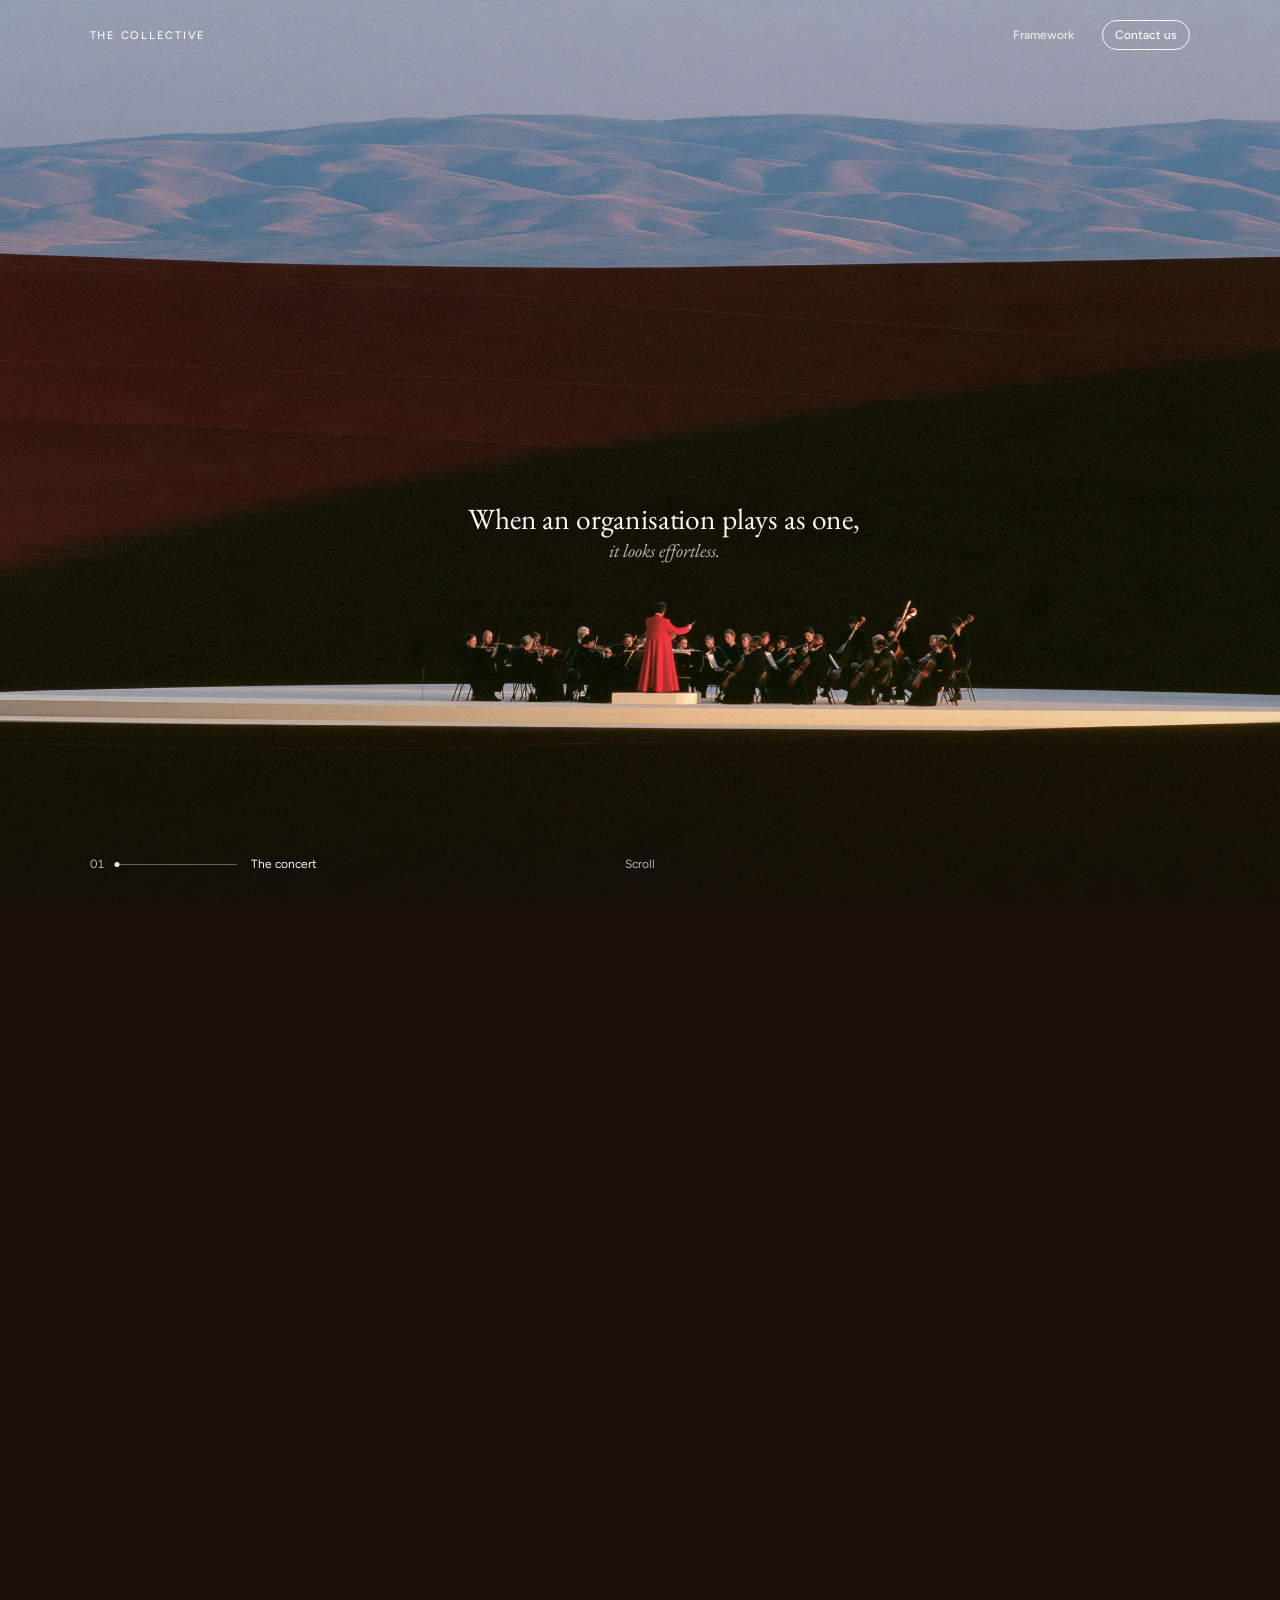
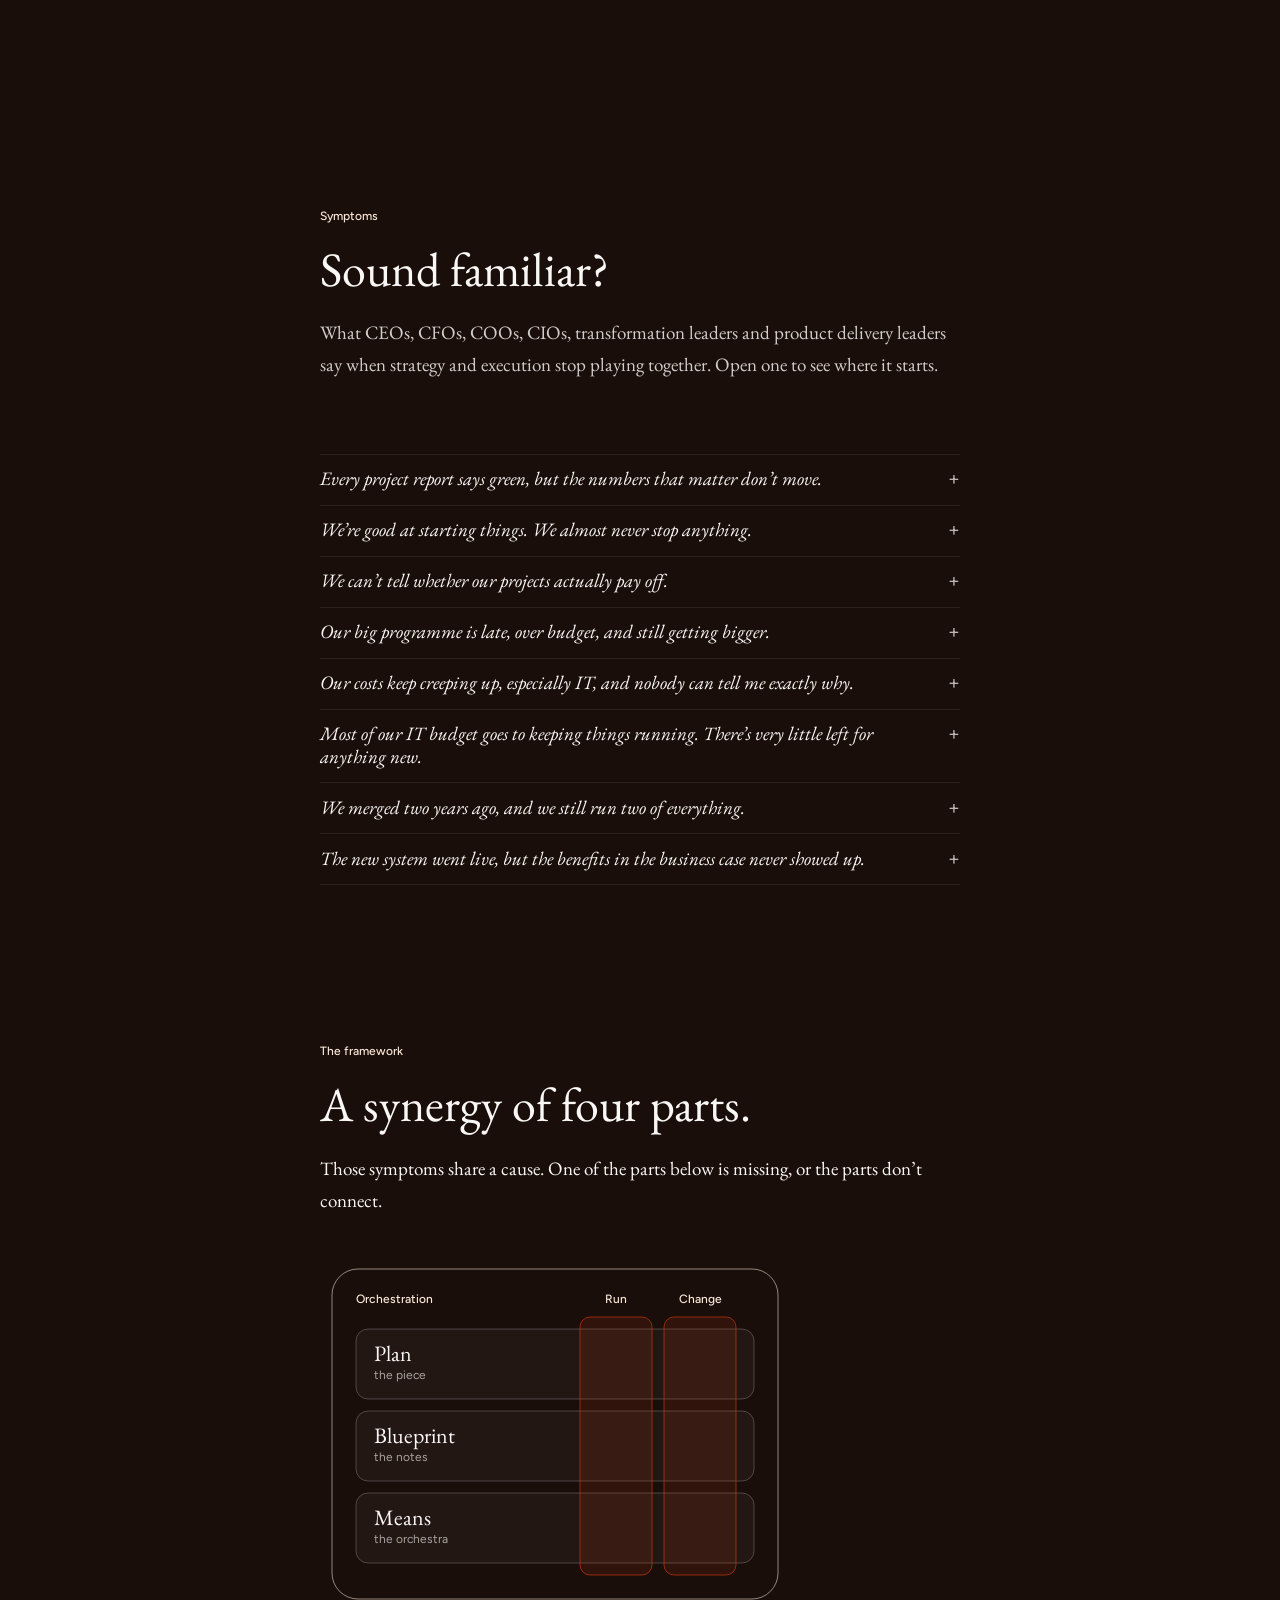
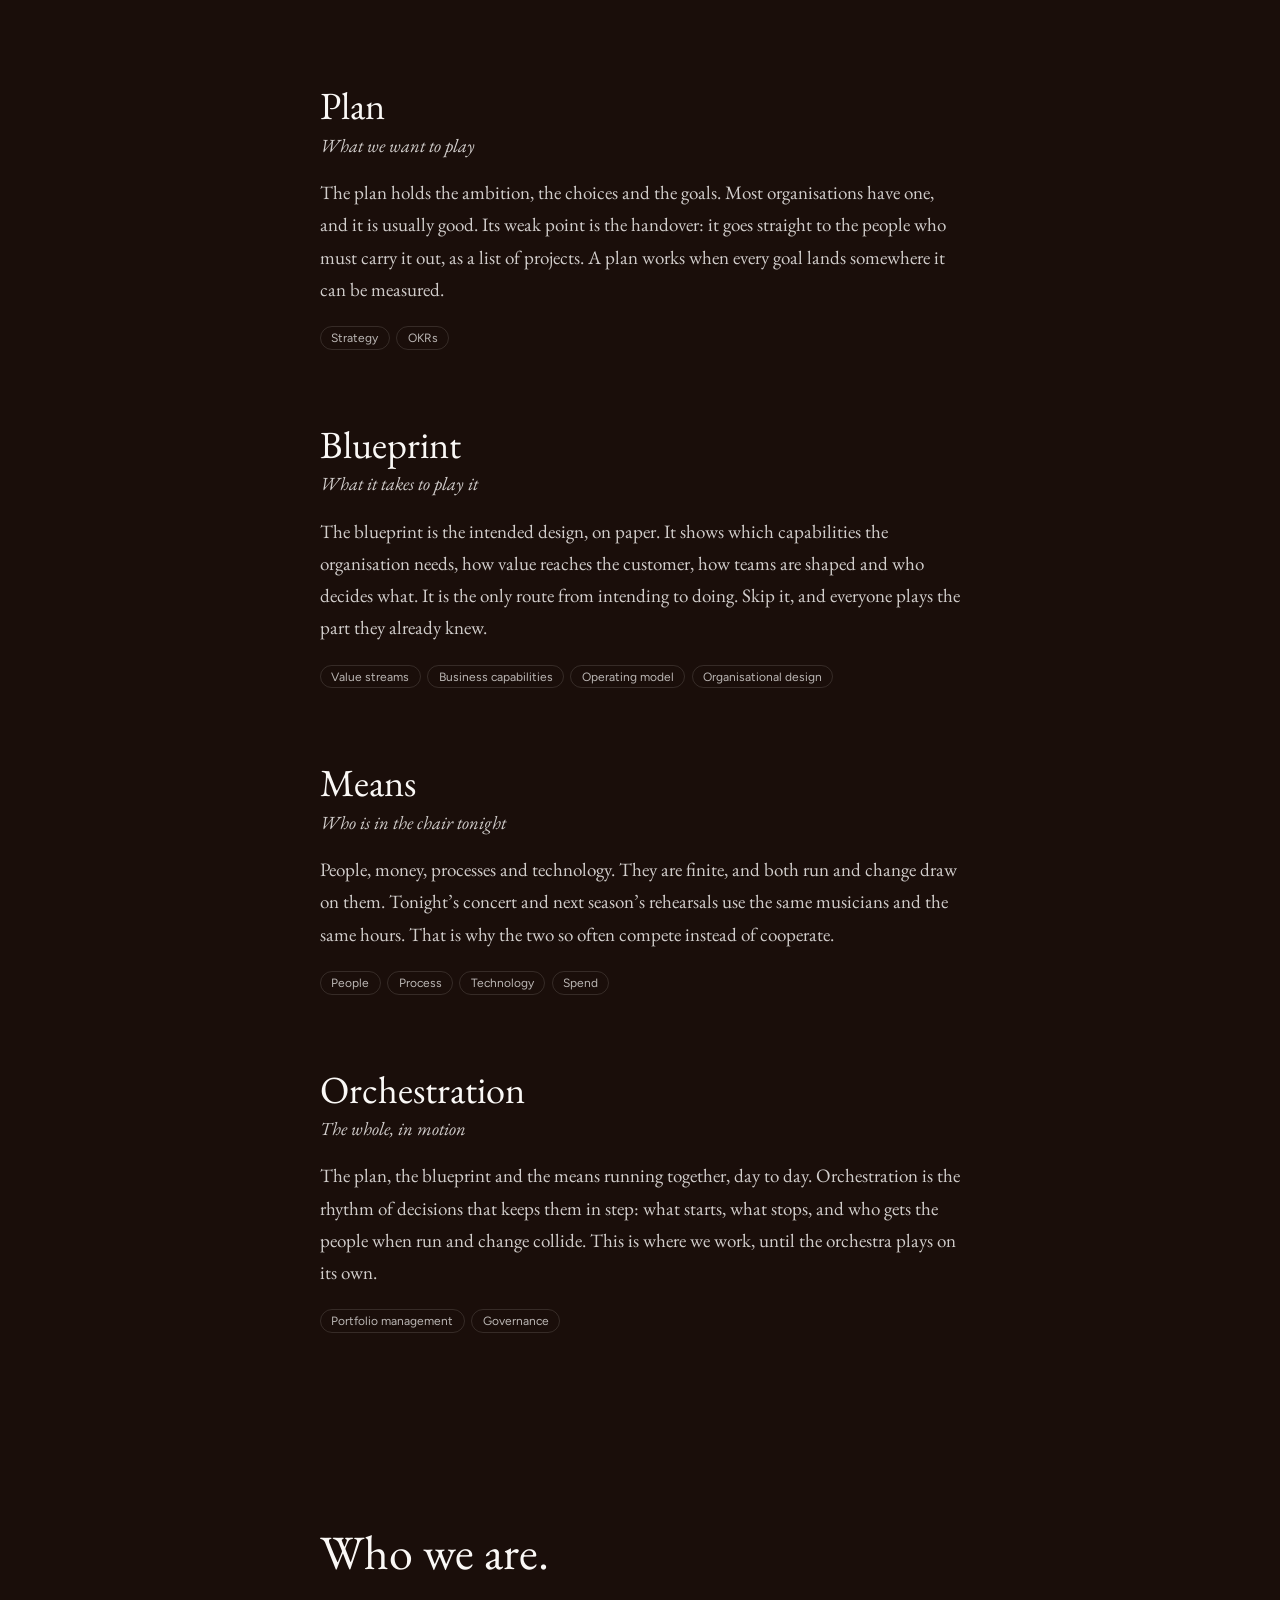
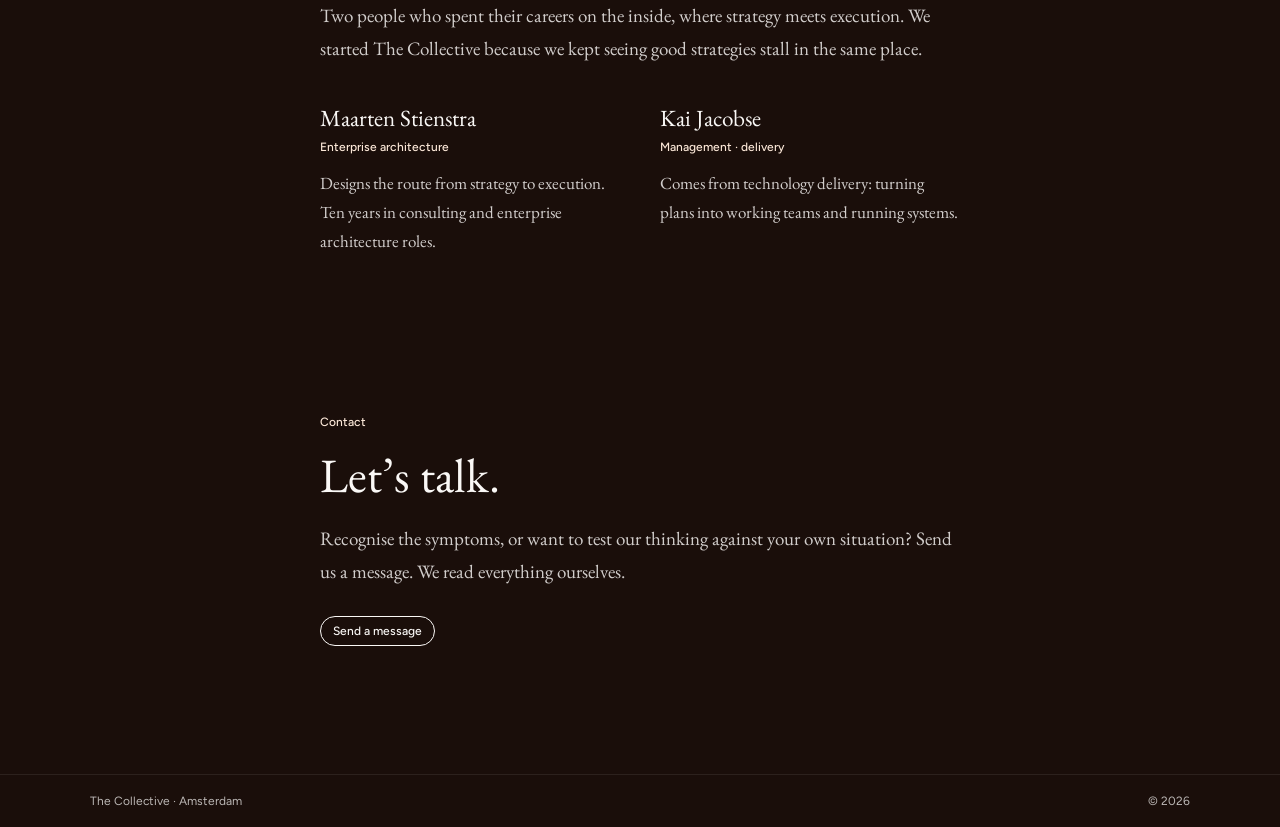
<file: index.html>
<!doctype html>
<html lang="en-GB">
<head>
<meta charset="utf-8">
<meta name="viewport" content="width=device-width, initial-scale=1, viewport-fit=cover">
<title>The Collective · Operating model advisory in Amsterdam</title>
<meta name="description" content="Forty initiatives, rising IT costs, projects that don&rsquo;t pay off? We connect strategy, operating model and resources so your organisation plays as one.">
<meta name="robots" content="index, follow, max-image-preview:large">
<meta name="theme-color" content="#1A0E0A">
<meta name="color-scheme" content="dark">

<!-- Sharing previews -->
<meta property="og:type" content="website">
<meta property="og:site_name" content="The Collective">
<meta property="og:locale" content="en_GB">
<meta property="og:title" content="The Collective · When an organisation plays as one">
<meta property="og:description" content="Operating model advisory in Amsterdam. We connect strategy, design and resources so the whole organisation plays as one.">
<meta name="twitter:card" content="summary_large_image">
<meta name="twitter:title" content="The Collective · When an organisation plays as one">
<meta name="twitter:description" content="Operating model advisory in Amsterdam. We connect strategy, design and resources so the whole organisation plays as one.">

<!-- seo:site-url  Filled in by tools/set_domain.py once the domain is known: canonical URL and absolute share image. -->
<!-- /seo:site-url -->

<link rel="icon" href="assets/icons/favicon.svg" type="image/svg+xml">
<link rel="icon" href="assets/icons/favicon-32.png" sizes="32x32" type="image/png">
<link rel="apple-touch-icon" href="assets/icons/apple-touch-icon.png">

<script src="assets/js/boot.js"></script>

<link rel="preconnect" href="https://fonts.googleapis.com">
<link rel="preconnect" href="https://fonts.gstatic.com" crossorigin>
<link rel="stylesheet" href="https://fonts.googleapis.com/css2?family=EB+Garamond:ital,wght@0,400;1,400&family=Figtree:wght@400;500&display=swap">

<link rel="preload" as="image" href="assets/img/scene.jpg" fetchpriority="high">

<link rel="stylesheet" href="assets/css/fonts.css">
<link rel="stylesheet" href="assets/css/tokens.css">
<link rel="stylesheet" href="assets/css/base.css">
<link rel="stylesheet" href="assets/css/components/button.css">
<link rel="stylesheet" href="assets/css/components/glass.css">
<link rel="stylesheet" href="assets/css/components/nav.css">
<link rel="stylesheet" href="assets/css/components/story.css">
<link rel="stylesheet" href="assets/css/components/sections.css">
<link rel="stylesheet" href="assets/css/components/tag.css">
<link rel="stylesheet" href="assets/css/components/symptoms.css">
<link rel="stylesheet" href="assets/css/components/diagram.css">
<link rel="stylesheet" href="assets/css/components/dialog.css">
<link rel="stylesheet" href="assets/css/components/motion.css">

<script type="application/ld+json" id="structured-data">
{
  "@context": "https://schema.org",
  "@graph": [
    {
      "@type": "ProfessionalService",
      "@id": "#organisation",
      "name": "The Collective",
      "description": "Operating model advisory. We connect strategy, operating model and resources so the whole organisation plays as one.",
      "slogan": "When an organisation plays as one, it looks effortless.",
      "areaServed": [
        "Netherlands",
        "Belgium",
        "Luxembourg",
        "Europe"
      ],
      "address": {
        "@type": "PostalAddress",
        "addressLocality": "Amsterdam",
        "addressCountry": "NL"
      },
      "founder": [
        {
          "@id": "#maarten-stienstra"
        },
        {
          "@id": "#kai-jacobse"
        }
      ],
      "knowsAbout": [
        "Operating model",
        "Operating model design",
        "Strategy execution",
        "Strategic prioritisation",
        "Project portfolio management",
        "Portfolio governance",
        "Business capabilities",
        "Value streams",
        "Organisational design",
        "Decision rights",
        "Run and change",
        "Capacity planning",
        "IT cost optimisation",
        "Technical debt",
        "Benefits realisation",
        "Business–IT alignment",
        "Data governance",
        "AI readiness",
        "Team Topologies",
        "OKRs"
      ]
    },
    {
      "@type": "Person",
      "@id": "#maarten-stienstra",
      "name": "Maarten Stienstra",
      "jobTitle": "Co-founder · Enterprise architecture",
      "worksFor": {
        "@id": "#organisation"
      }
    },
    {
      "@type": "Person",
      "@id": "#kai-jacobse",
      "name": "Kai Jacobse",
      "jobTitle": "Co-founder · Management and delivery",
      "worksFor": {
        "@id": "#organisation"
      }
    },
    {
      "@type": "WebSite",
      "@id": "#website",
      "name": "The Collective",
      "inLanguage": "en-GB",
      "publisher": {
        "@id": "#organisation"
      }
    }
  ]
}
</script>

<script src="assets/js/util.js" defer></script>
<script src="assets/js/config.js" defer></script>
<script src="assets/js/story.js" defer></script>
<script src="assets/js/snap.js" defer></script>
<script src="assets/js/ui.js" defer></script>
</head>
<body>

<!-- ============================================================
     Top bar
     ============================================================ -->
<a class="brand" href="#top" data-safe-top data-entrance aria-label="The Collective, back to top">The Collective</a>
<div class="nav-fade" data-nav-fade aria-hidden="true"></div>
<nav class="site-nav" data-safe-top data-entrance aria-label="Main">
  <a class="site-nav__link" href="#symptoms">Framework</a>
  <button class="btn btn--outline" type="button" data-contact aria-haspopup="dialog" aria-controls="contact">Contact us</button>
</nav>

<main id="top">
  <h1 class="visually-hidden">The Collective: operating model advisory in Amsterdam</h1>

  <!-- ============================================================
       The film: text timing and camera moves live in assets/js/config.js
       ============================================================ -->
  <section class="story" data-story aria-label="The Collective: when an organisation plays as one">
    <div class="story__stage" data-story-stage>
      <canvas class="story__canvas" data-story-canvas role="img" aria-label="An orchestra and its conductor playing in a vast landscape of red dunes"></canvas>
      <div class="story__shade" data-story-shade aria-hidden="true"></div>
      <div class="story__floor" aria-hidden="true"></div>

      <div class="beats">
        <div class="beat" data-beat="opening" data-anchor="conductor">
          <p class="beat__title" data-entrance="rise">When an organisation plays as one,</p>
          <p class="beat__lead" data-entrance="rise">it looks effortless.</p>
        </div>

        <div class="beat" data-beat="twist" data-anchor="conductor">
          <p class="beat__title">It isn&rsquo;t.</p>
          <ul class="beat__lines">
            <li data-copy="twist-1">Different roles.</li>
            <li data-copy="twist-2">Different capabilities.</li>
            <li data-copy="twist-3">Different perspectives.</li>
            <li data-copy="twist-4">One performance.</li>
          </ul>
        </div>

        <div class="beat" data-beat="whole" data-anchor="conductor">
          <p class="beat__title">Great parts don&rsquo;t automatically create a great&nbsp;whole.</p>
          <p class="beat__lead" data-copy="whole-sub">What makes it extraordinary<br>is how it all comes together.</p>
        </div>

        <div class="beat beat--centred" data-beat="question">
          <p class="beat__title">So, how does your organisation sound?</p>
          <button class="btn btn--outline beat__cta" type="button" data-contact>Start a conversation</button>
        </div>
      </div>

      <div class="panels">
        <aside class="panel glass" data-panel="plan" aria-label="Plan">
          <p class="panel__kicker">Plan &middot; the piece</p>
          <p class="panel__title">What we want to play</p>
          <p class="panel__body">The best music for our audience, the customer. Tonight, and next season too. The plan chooses what we play, and what we leave out.</p>
          <a class="panel__link" href="#plan">More on the plan &darr;</a>
        </aside>
        <aside class="panel glass" data-panel="blueprint" aria-label="Blueprint">
          <p class="panel__kicker">Blueprint &middot; the notes</p>
          <p class="panel__title">What it takes to play it</p>
          <p class="panel__body">The piece written out as parts: which sections the orchestra needs, who plays what, and who leads. The design, on paper.</p>
          <a class="panel__link" href="#blueprint">More on the blueprint &darr;</a>
        </aside>
        <aside class="panel glass" data-panel="means" aria-label="Means">
          <p class="panel__kicker">Means &middot; the orchestra</p>
          <p class="panel__title">Who is in the chair tonight</p>
          <p class="panel__body">The musicians, their hours and their instruments: people, money, processes and technology. Tonight&rsquo;s concert and next season&rsquo;s rehearsals share them.</p>
          <a class="panel__link" href="#means">More on the means &darr;</a>
        </aside>
        <aside class="panel glass" data-panel="orchestration" aria-label="Orchestration">
          <p class="panel__kicker">Orchestration &middot; the conductor</p>
          <p class="panel__title">The whole, in motion</p>
          <p class="panel__body">Piece, notes and orchestra, playing together, live. Deciding every day what plays, what waits, and who is needed where.</p>
          <a class="panel__link" href="#orchestration">More on orchestration &darr;</a>
        </aside>
      </div>

      <div class="timeline" data-timeline data-entrance aria-hidden="true">
        <span data-timeline-num>01</span>
        <span class="timeline__bar"><span class="timeline__fill" data-timeline-fill></span><span class="timeline__dot" data-timeline-dot></span></span>
        <span class="timeline__label" data-timeline-label>The concert</span>
      </div>
      <div class="scroll-hint" data-scroll-hint data-entrance aria-hidden="true">Scroll</div>
    </div>
  </section>

  <!-- ============================================================
       Symptoms: eight things leadership teams recognise. The full set
       of twenty, with roles, causes, evidence and sources, is in
       docs/SYMPTOMS.md: keep the site's eight in step with it.
       ============================================================ -->
  <section class="section section--first" id="symptoms" aria-labelledby="symptoms-title">
    <div class="section__inner">
      <header class="section__head">
        <p class="eyebrow" data-reveal>Symptoms</p>
        <h2 class="section__title" id="symptoms-title" data-reveal>Sound familiar?</h2>
        <p class="section__text" data-reveal>What CEOs, CFOs, COOs, CIOs, transformation leaders and product delivery leaders say when strategy and execution stop playing together. Open one to see where it starts.</p>
      </header>

      <div class="symptom-group" data-reveal>
          <details class="symptom" data-collapse id="everything-reports-green">
            <summary class="symptom__line">Every project report says green, but the numbers that matter don&rsquo;t move.</summary>
            <div class="symptom__body">
              <p class="symptom__cause">Reports track activity and milestones rather than results, and bad news travels up slowly.</p>
              <ul class="tags" aria-label="Related concepts"><li class="tag">Watermelon reporting</li><li class="tag">Portfolio reporting</li><li class="tag">Outcome KPIs</li></ul>
            </div>
          </details>
          <details class="symptom" data-collapse id="never-stop-anything">
            <summary class="symptom__line">We&rsquo;re good at starting things. We almost never stop anything.</summary>
            <div class="symptom__body">
              <p class="symptom__cause">There is no regular moment where the portfolio is reviewed and work is stopped, so not deciding becomes the decision.</p>
              <ul class="tags" aria-label="Related concepts"><li class="tag">Portfolio governance</li><li class="tag">Stage gates</li><li class="tag">Work in progress</li></ul>
            </div>
          </details>
          <details class="symptom" data-collapse id="projects-dont-pay-off">
            <summary class="symptom__line">We can&rsquo;t tell whether our projects actually pay off.</summary>
            <div class="symptom__body">
              <p class="symptom__cause">Projects are approved on a business case, but nobody owns measuring the benefits once the money is spent.</p>
              <ul class="tags" aria-label="Related concepts"><li class="tag">Return on investment</li><li class="tag">Business case</li><li class="tag">Value management</li></ul>
            </div>
          </details>
          <details class="symptom" data-collapse id="programme-keeps-growing">
            <summary class="symptom__line">Our big programme is late, over budget, and still getting bigger.</summary>
            <div class="symptom__body">
              <p class="symptom__cause">Scope, dependencies and capacity were never planned end to end, and business and IT don&rsquo;t share ownership.</p>
              <ul class="tags" aria-label="Related concepts"><li class="tag">Programme recovery</li><li class="tag">Programme management</li><li class="tag">Transformation</li></ul>
            </div>
          </details>
          <details class="symptom" data-collapse id="costs-creeping-up">
            <summary class="symptom__line">Our costs keep creeping up, especially IT, and nobody can tell me exactly why.</summary>
            <div class="symptom__body">
              <p class="symptom__cause">Spend is spread across cloud, licences and teams that nobody oversees as a whole. New things are added, old ones are rarely switched off.</p>
              <ul class="tags" aria-label="Related concepts"><li class="tag">IT cost optimisation</li><li class="tag">OPEX</li><li class="tag">Cloud costs</li></ul>
            </div>
          </details>
          <details class="symptom" data-collapse id="run-eats-the-budget">
            <summary class="symptom__line">Most of our IT budget goes to keeping things running. There&rsquo;s very little left for anything new.</summary>
            <div class="symptom__body">
              <p class="symptom__cause">Old systems and quick fixes build up a maintenance bill that grows every year and crowds out new work.</p>
              <ul class="tags" aria-label="Related concepts"><li class="tag">Technical debt</li><li class="tag">Run versus change</li><li class="tag">IT budget</li></ul>
            </div>
          </details>
          <details class="symptom" data-collapse id="two-of-everything">
            <summary class="symptom__line">We merged two years ago, and we still run two of everything.</summary>
            <div class="symptom__body">
              <p class="symptom__cause">The deal was integrated on paper: one name, one board. Nobody decided which processes, systems and teams become shared and which stay apart, so both keep running.</p>
              <ul class="tags" aria-label="Related concepts"><li class="tag">Post-merger integration</li><li class="tag">Operating model</li><li class="tag">Shared services</li></ul>
            </div>
          </details>
          <details class="symptom" data-collapse id="benefits-never-showed-up">
            <summary class="symptom__line">The new system went live, but the benefits in the business case never showed up.</summary>
            <div class="symptom__body">
              <p class="symptom__cause">Success was defined as go-live. The programme team moved on, and nobody in the business owns the promised outcome.</p>
              <ul class="tags" aria-label="Related concepts"><li class="tag">Benefits realisation</li><li class="tag">ERP implementation</li><li class="tag">Post-implementation review</li></ul>
            </div>
          </details>
      </div>
    </div>
  </section>


  <!-- ============================================================
       The framework
       ============================================================ -->
  <section class="section" id="framework" aria-labelledby="framework-title">
    <div class="section__inner">
      <header class="section__head">
        <p class="eyebrow" data-reveal>The framework</p>
        <h2 class="section__title" id="framework-title" data-reveal>A synergy of four parts.</h2>
        <p class="section__text section__text--strong" data-reveal>Those symptoms share a cause. One of the parts below is missing, or the parts don&rsquo;t connect.</p>

        <figure class="diagram" data-reveal>
          <svg class="diagram__svg diagram__svg--wide" viewBox="0 0 470 354" role="img" aria-label="Plan, Blueprint and Means stacked as three layers; Run and Change as two pillars through all three; Orchestration as the frame around everything">
            <rect class="diagram__frame" pathLength="1" x="12" y="12" width="446" height="330" rx="26"/>
            <text class="diagram__label diagram__frame-label" x="36" y="46">Orchestration</text>
            <g class="diagram__layer"><rect x="36" y="72" width="398" height="70" rx="12"/><text class="diagram__name" x="54" y="104">Plan</text><text class="diagram__desc" x="54" y="122">the piece</text></g>
            <g class="diagram__layer"><rect x="36" y="154" width="398" height="70" rx="12"/><text class="diagram__name" x="54" y="186">Blueprint</text><text class="diagram__desc" x="54" y="204">the notes</text></g>
            <g class="diagram__layer"><rect x="36" y="236" width="398" height="70" rx="12"/><text class="diagram__name" x="54" y="268">Means</text><text class="diagram__desc" x="54" y="286">the orchestra</text></g>
            <g class="diagram__pillar"><rect x="260" y="60" width="72" height="258" rx="10"/><text class="diagram__label" x="296" y="46">Run</text></g>
            <g class="diagram__pillar"><rect x="344" y="60" width="72" height="258" rx="10"/><text class="diagram__label" x="380" y="46">Change</text></g>
          </svg>
          <svg class="diagram__svg diagram__svg--phone" viewBox="0 0 340 324" role="img" aria-label="Plan, Blueprint and Means stacked as three layers; Run and Change as two pillars through all three; Orchestration as the frame around everything">
            <rect class="diagram__frame" pathLength="1" x="6" y="6" width="328" height="312" rx="22"/>
            <text class="diagram__label diagram__frame-label" x="26" y="36">Orchestration</text>
            <g class="diagram__layer"><rect x="26" y="58" width="288" height="70" rx="10"/><text class="diagram__name" x="42" y="90">Plan</text><text class="diagram__desc" x="42" y="108">the piece</text></g>
            <g class="diagram__layer"><rect x="26" y="138" width="288" height="70" rx="10"/><text class="diagram__name" x="42" y="170">Blueprint</text><text class="diagram__desc" x="42" y="188">the notes</text></g>
            <g class="diagram__layer"><rect x="26" y="218" width="288" height="70" rx="10"/><text class="diagram__name" x="42" y="250">Means</text><text class="diagram__desc" x="42" y="268">the orchestra</text></g>
            <g class="diagram__pillar"><rect x="184" y="48" width="52" height="250" rx="8"/><text class="diagram__label" x="210" y="36">Run</text></g>
            <g class="diagram__pillar"><rect x="246" y="48" width="52" height="250" rx="8"/><text class="diagram__label" x="272" y="36">Change</text></g>
          </svg>
        </figure>
      </header>

      <article class="part" id="plan" data-reveal>
        <h3 class="part__name">Plan</h3>
        <p class="part__title">What we want to play</h3>
        <p class="part__text">The plan holds the ambition, the choices and the goals. Most organisations have one, and it is usually good. Its weak point is the handover: it goes straight to the people who must carry it out, as a list of projects. A plan works when every goal lands somewhere it can be measured.</p>
        <ul class="tags" aria-label="Related concepts"><li class="tag">Strategy</li><li class="tag">OKRs</li></ul>
      </article>

      <article class="part" id="blueprint" data-reveal>
        <h3 class="part__name">Blueprint</h3>
        <p class="part__title">What it takes to play it</h3>
        <p class="part__text">The blueprint is the intended design, on paper. It shows which capabilities the organisation needs, how value reaches the customer, how teams are shaped and who decides what. It is the only route from intending to doing. Skip it, and everyone plays the part they already knew.</p>
        <ul class="tags" aria-label="Related concepts"><li class="tag">Value streams</li><li class="tag">Business capabilities</li><li class="tag">Operating model</li><li class="tag">Organisational design</li></ul>
      </article>

      <article class="part" id="means" data-reveal>
        <h3 class="part__name">Means</h3>
        <p class="part__title">Who is in the chair tonight</h3>
        <p class="part__text">People, money, processes and technology. They are finite, and both run and change draw on them. Tonight&rsquo;s concert and next season&rsquo;s rehearsals use the same musicians and the same hours. That is why the two so often compete instead of cooperate.</p>
        <ul class="tags" aria-label="Related concepts"><li class="tag">People</li><li class="tag">Process</li><li class="tag">Technology</li><li class="tag">Spend</li></ul>
      </article>

      <article class="part" id="orchestration" data-reveal>
        <h3 class="part__name">Orchestration</h3>
        <p class="part__title">The whole, in motion</h3>
        <p class="part__text">The plan, the blueprint and the means running together, day to day. Orchestration is the rhythm of decisions that keeps them in step: what starts, what stops, and who gets the people when run and change collide. This is where we work, until the orchestra plays on its own.</p>
        <ul class="tags" aria-label="Related concepts"><li class="tag">Portfolio management</li><li class="tag">Governance</li></ul>
      </article>
    </div>
  </section>

  <!-- ============================================================
       About
       ============================================================ -->
  <section class="section" id="about" aria-labelledby="about-title">
    <div class="section__inner section__inner--tight">
      <header class="section__head">
        <p class="eyebrow" data-reveal>About</p>
        <h2 class="section__title" id="about-title" data-reveal>Who we are.</h2>
        <p class="section__text" data-reveal>Two people who spent their careers on the inside, where strategy meets execution. We started The Collective because we kept seeing good strategies stall in the same place.</p>
      </header>
      <div class="people">
        <article class="person" data-reveal>
          <h3 class="person__name">Maarten Stienstra</h3>
          <p class="person__role">Enterprise architecture</p>
          <p class="person__bio">Designs the route from strategy to execution. Ten years in consulting and enterprise architecture roles.</p>
        </article>
        <article class="person" data-reveal>
          <h3 class="person__name">Kai Jacobse</h3>
          <p class="person__role">Management &middot; delivery</p>
          <p class="person__bio">Comes from technology delivery: turning plans into working teams and running systems.</p>
        </article>
      </div>
    </div>
  </section>

  <!-- ============================================================
       Contact
       ============================================================ -->
  <section class="section section--last" id="contact-section" aria-labelledby="contact-title">
    <div class="section__inner section__inner--tight">
      <header class="section__head">
        <p class="eyebrow" data-reveal>Contact</p>
        <h2 class="section__title" id="contact-title" data-reveal>Let&rsquo;s talk.</h2>
        <p class="section__text" data-reveal>Recognise the symptoms, or want to test our thinking against your own situation? Send us a message. We read everything ourselves.</p>
        <button class="btn btn--outline section__cta" type="button" data-contact data-reveal>Send a message</button>
      </header>
    </div>
  </section>
</main>

<footer class="site-footer">
  <span>The Collective &middot; Amsterdam</span>
  <span>&copy; 2026</span>
</footer>

<!-- ============================================================
     Contact dialog (not connected to email yet: see README)
     ============================================================ -->
<div class="dialog" id="contact" data-dialog role="dialog" aria-modal="true" aria-labelledby="dialog-title">
  <div class="dialog__card glass glass--strong">
    <button class="dialog__close" type="button" data-dialog-close aria-label="Close">&times;</button>
    <h2 class="dialog__title" id="dialog-title">Let&rsquo;s talk.</h2>
    <p class="dialog__lead">Tell us a little about your organisation. We reply within two working days.</p>
    <form novalidate
          data-msg-incomplete="Please fill in all three fields."
          data-msg-email="Please enter a valid email address."
          data-msg-not-connected="This preview isn&rsquo;t connected to email yet, so your message wasn&rsquo;t sent.">
      <label class="field"><span class="field__label">Name</span><input class="field__input" name="name" type="text" autocomplete="name" required></label>
      <label class="field"><span class="field__label">Email</span><input class="field__input" name="email" type="email" autocomplete="email" required></label>
      <label class="field"><span class="field__label">Message</span><textarea class="field__input" name="message" rows="3" required></textarea></label>
      <button class="btn btn--solid dialog__submit" type="submit">Send</button>
      <p class="dialog__note" data-dialog-note aria-live="polite"></p>
    </form>
  </div>
</div>

</body>
</html>
</file>
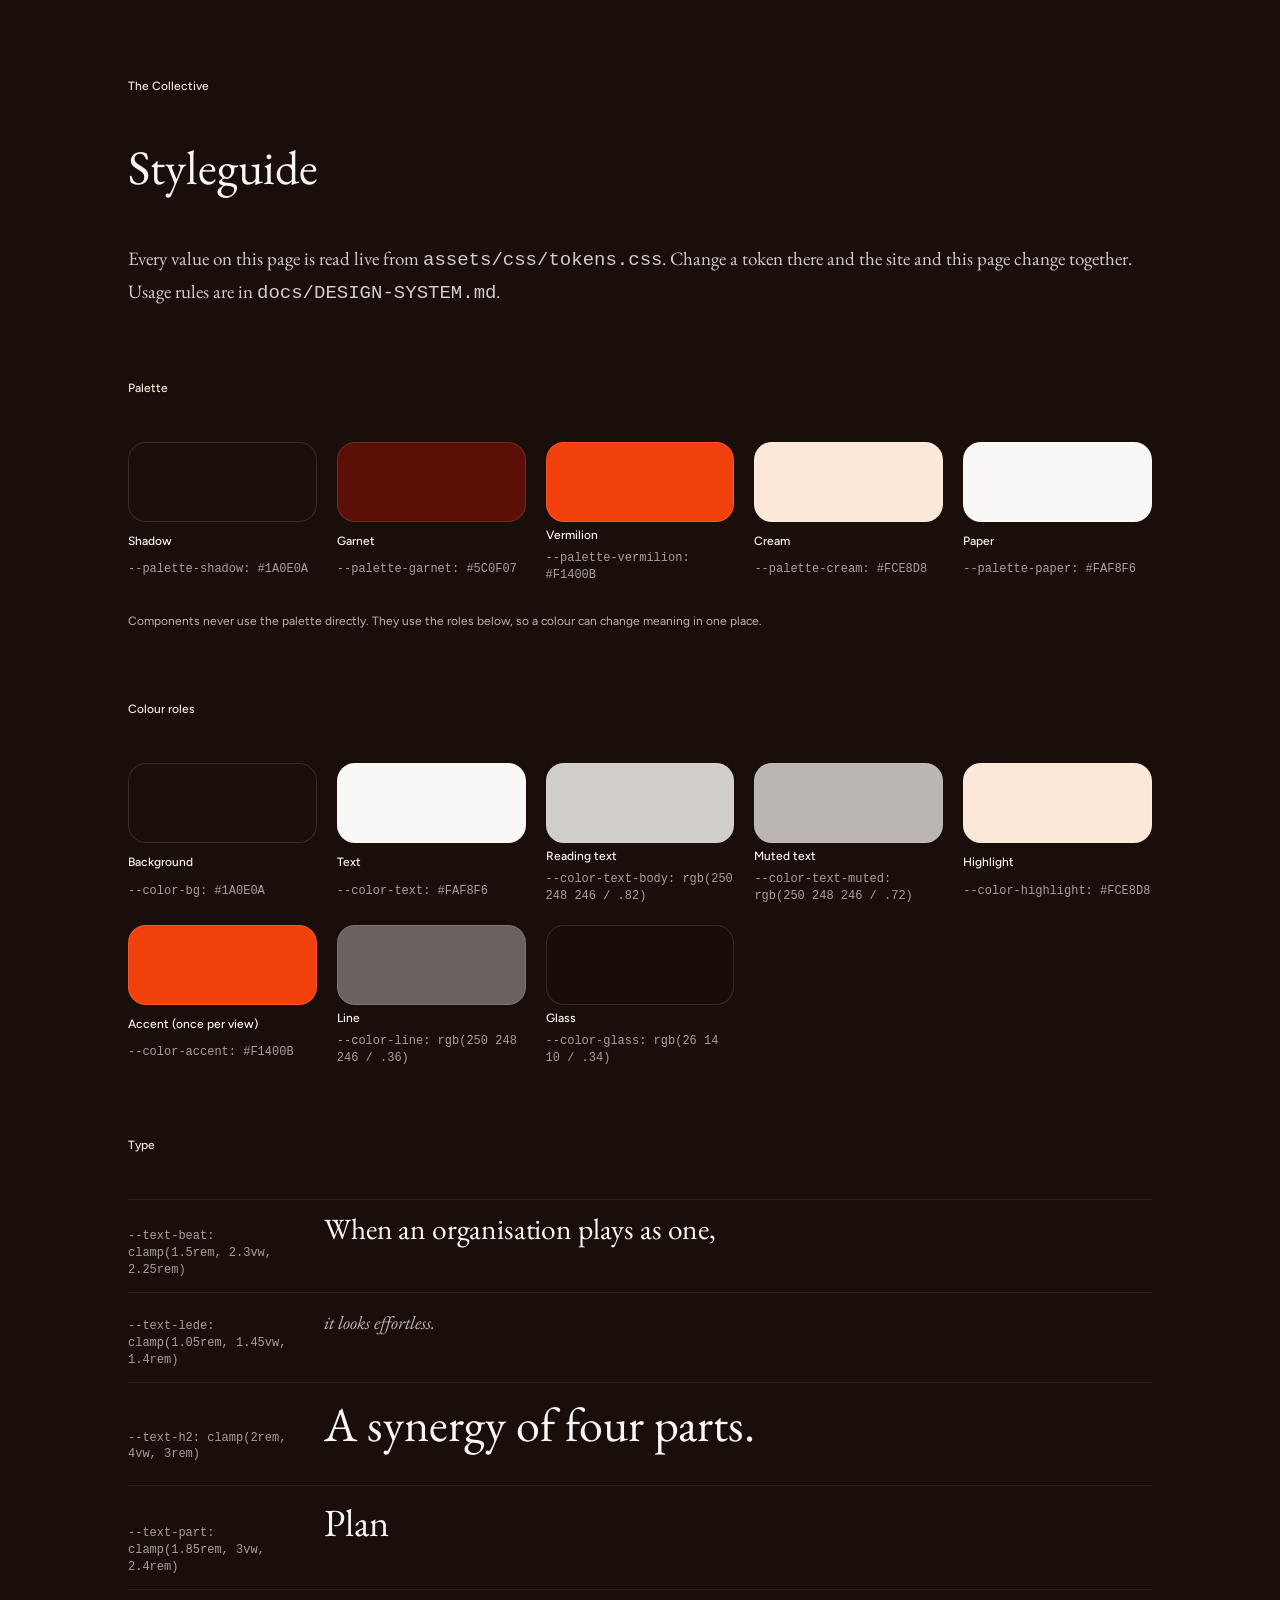
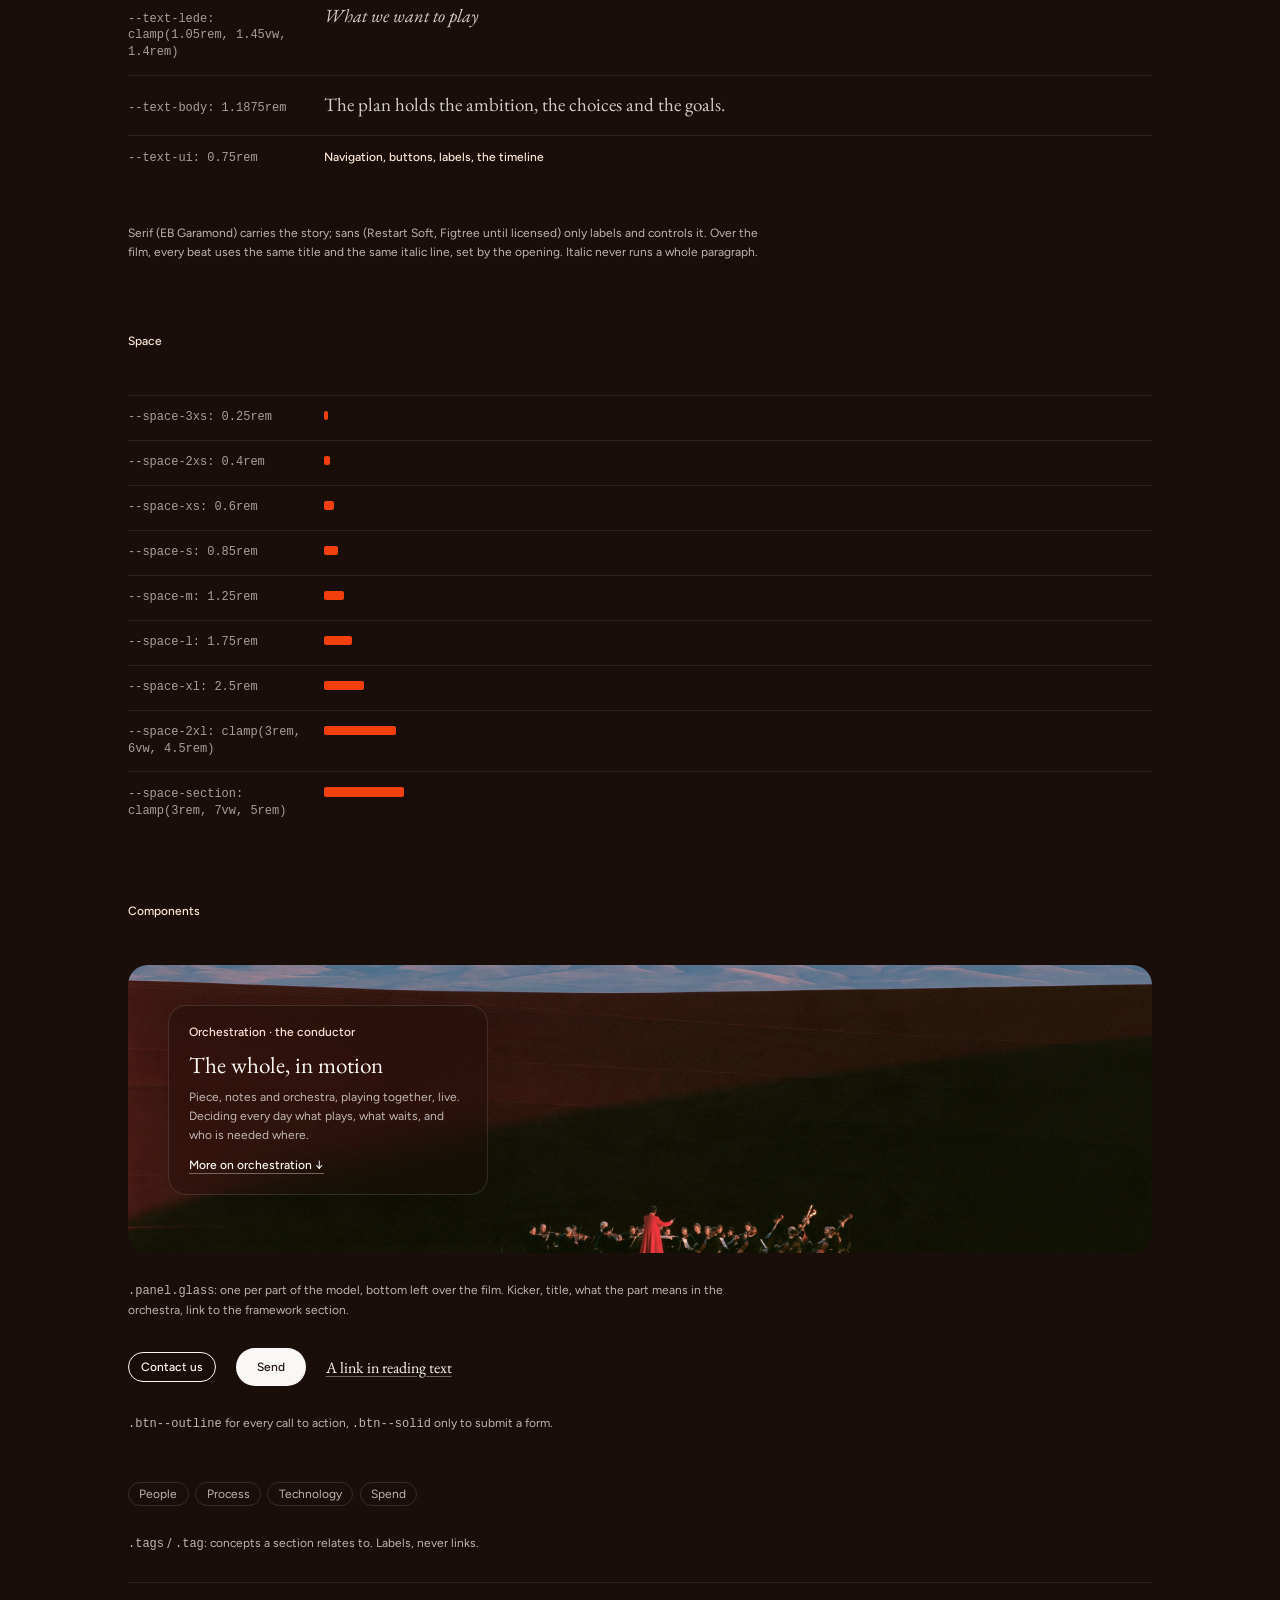
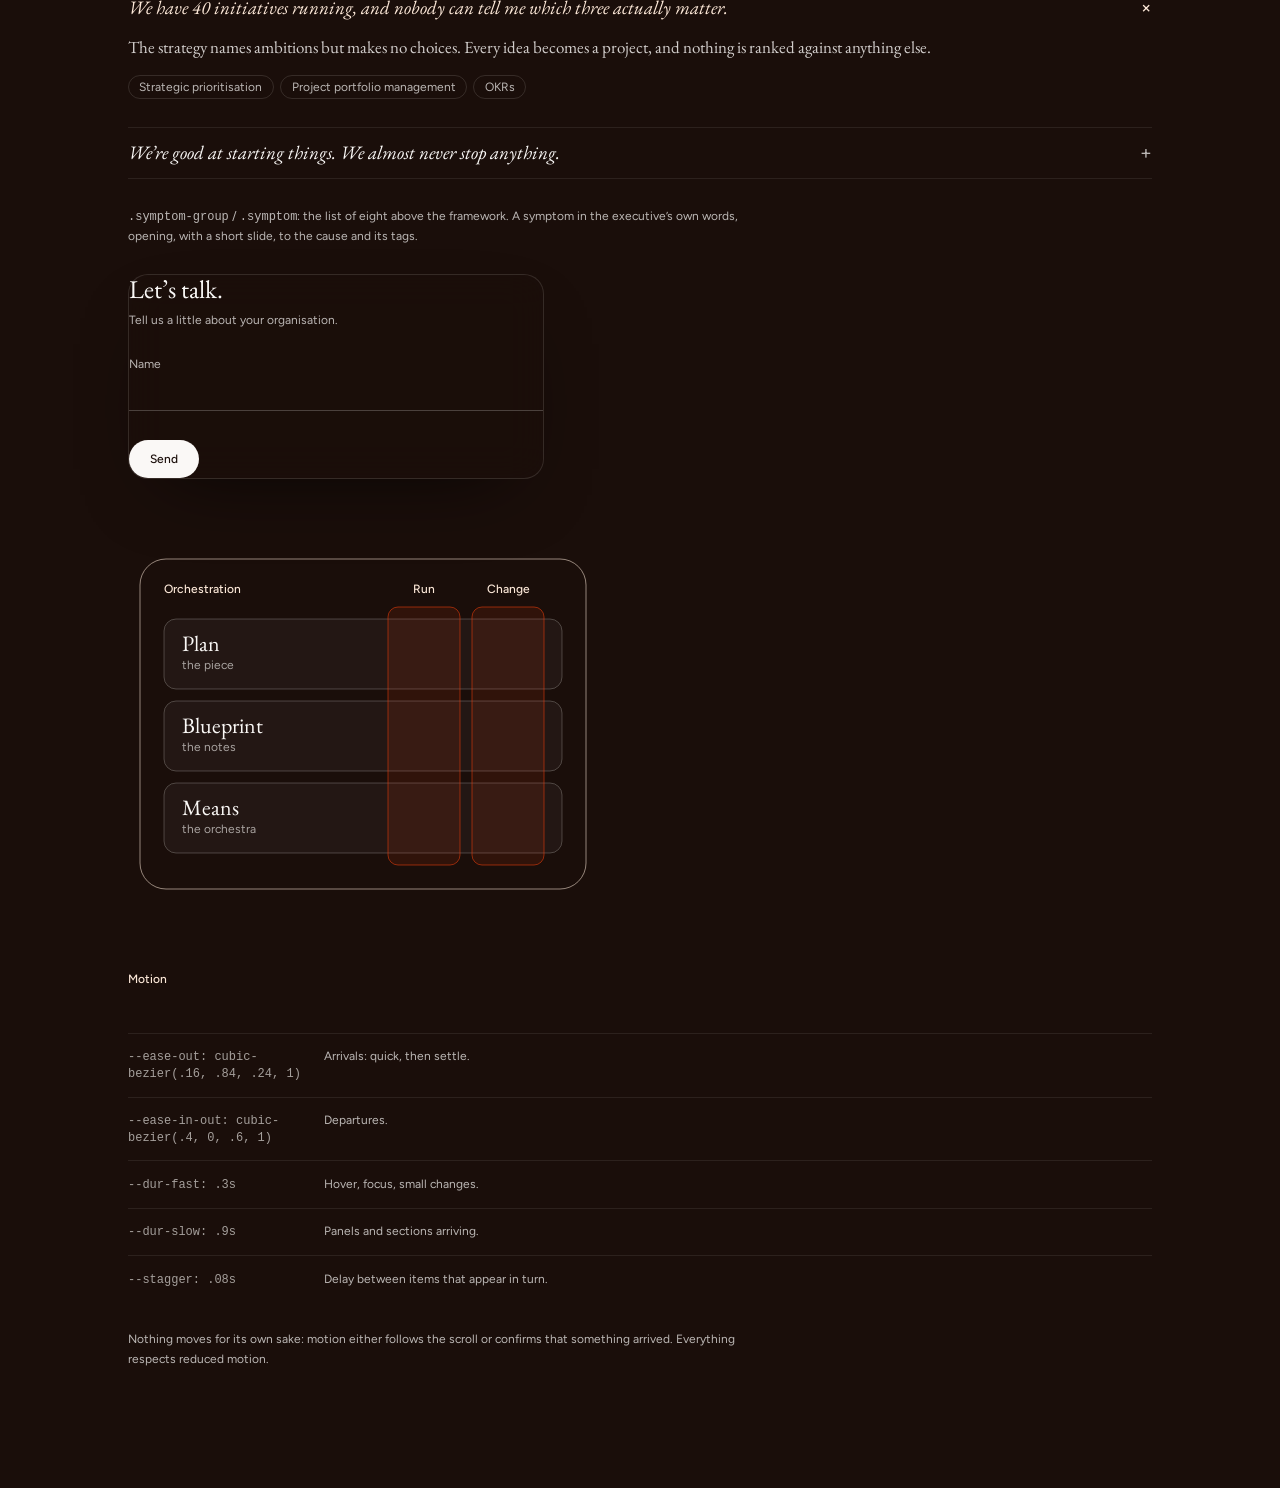
<file: styleguide.html>
<!doctype html>
<html lang="en">
<head>
<meta charset="utf-8">
<meta name="viewport" content="width=device-width, initial-scale=1">
<title>The Collective · Styleguide</title>
<meta name="robots" content="noindex">
<link rel="preconnect" href="https://fonts.googleapis.com">
<link rel="preconnect" href="https://fonts.gstatic.com" crossorigin>
<link rel="stylesheet" href="https://fonts.googleapis.com/css2?family=EB+Garamond:ital,wght@0,400;1,400&family=Figtree:wght@400;500&display=swap">
<link rel="stylesheet" href="assets/css/fonts.css">
<link rel="stylesheet" href="assets/css/tokens.css">
<link rel="stylesheet" href="assets/css/base.css">
<link rel="stylesheet" href="assets/css/components/button.css">
<link rel="stylesheet" href="assets/css/components/glass.css">
<link rel="stylesheet" href="assets/css/components/story.css">
<link rel="stylesheet" href="assets/css/components/sections.css">
<link rel="stylesheet" href="assets/css/components/tag.css">
<link rel="stylesheet" href="assets/css/components/symptoms.css">
<link rel="stylesheet" href="assets/css/components/diagram.css">
<link rel="stylesheet" href="assets/css/components/dialog.css">
<link rel="stylesheet" href="assets/css/styleguide.css">
<script src="assets/js/util.js" defer></script>
<script src="assets/js/styleguide.js" defer></script>
</head>
<body>
<main class="sg">
  <div class="sg__inner">

    <header class="sg__block">
      <p class="eyebrow">The Collective</p>
      <h1 class="section__title">Styleguide</h1>
      <p class="section__text">Every value on this page is read live from <code>assets/css/tokens.css</code>. Change a token there and the site and this page change together. Usage rules are in <code>docs/DESIGN-SYSTEM.md</code>.</p>
    </header>

    <!-- Palette -->
    <section class="sg__block">
      <p class="eyebrow">Palette</p>
      <div class="sg__grid">
        <div class="sg__swatch" data-token="--palette-shadow" data-chip><div class="sg__chip"></div><span class="sg__name">Shadow</span><span class="sg__code" data-token-value></span></div>
        <div class="sg__swatch" data-token="--palette-garnet" data-chip><div class="sg__chip"></div><span class="sg__name">Garnet</span><span class="sg__code" data-token-value></span></div>
        <div class="sg__swatch" data-token="--palette-vermilion" data-chip><div class="sg__chip"></div><span class="sg__name">Vermilion</span><span class="sg__code" data-token-value></span></div>
        <div class="sg__swatch" data-token="--palette-cream" data-chip><div class="sg__chip"></div><span class="sg__name">Cream</span><span class="sg__code" data-token-value></span></div>
        <div class="sg__swatch" data-token="--palette-paper" data-chip><div class="sg__chip"></div><span class="sg__name">Paper</span><span class="sg__code" data-token-value></span></div>
      </div>
      <p class="sg__note">Components never use the palette directly. They use the roles below, so a colour can change meaning in one place.</p>
    </section>

    <!-- Roles -->
    <section class="sg__block">
      <p class="eyebrow">Colour roles</p>
      <div class="sg__grid">
        <div class="sg__swatch" data-token="--color-bg" data-chip><div class="sg__chip"></div><span class="sg__name">Background</span><span class="sg__code" data-token-value></span></div>
        <div class="sg__swatch" data-token="--color-text" data-chip><div class="sg__chip"></div><span class="sg__name">Text</span><span class="sg__code" data-token-value></span></div>
        <div class="sg__swatch" data-token="--color-text-body" data-chip><div class="sg__chip"></div><span class="sg__name">Reading text</span><span class="sg__code" data-token-value></span></div>
        <div class="sg__swatch" data-token="--color-text-muted" data-chip><div class="sg__chip"></div><span class="sg__name">Muted text</span><span class="sg__code" data-token-value></span></div>
        <div class="sg__swatch" data-token="--color-highlight" data-chip><div class="sg__chip"></div><span class="sg__name">Highlight</span><span class="sg__code" data-token-value></span></div>
        <div class="sg__swatch" data-token="--color-accent" data-chip><div class="sg__chip"></div><span class="sg__name">Accent (once per view)</span><span class="sg__code" data-token-value></span></div>
        <div class="sg__swatch" data-token="--color-line" data-chip><div class="sg__chip"></div><span class="sg__name">Line</span><span class="sg__code" data-token-value></span></div>
        <div class="sg__swatch" data-token="--color-glass" data-chip><div class="sg__chip"></div><span class="sg__name">Glass</span><span class="sg__code" data-token-value></span></div>
      </div>
    </section>

    <!-- Type -->
    <section class="sg__block">
      <p class="eyebrow">Type</p>
      <div>
        <div class="sg__row"><span class="sg__code" data-token="--text-beat"></span><p class="beat__title">When an organisation plays as one,</p></div>
        <div class="sg__row"><span class="sg__code" data-token="--text-lede"></span><p class="beat__lead">it looks effortless.</p></div>
        <div class="sg__row"><span class="sg__code" data-token="--text-h2"></span><p class="section__title">A synergy of four parts.</p></div>
        <div class="sg__row"><span class="sg__code" data-token="--text-part"></span><p class="part__name">Plan</p></div>
        <div class="sg__row"><span class="sg__code" data-token="--text-lede"></span><p class="part__title">What we want to play</p></div>
        <div class="sg__row"><span class="sg__code" data-token="--text-body"></span><p class="section__text">The plan holds the ambition, the choices and the goals.</p></div>
        <div class="sg__row"><span class="sg__code" data-token="--text-ui"></span><p class="eyebrow">Navigation, buttons, labels, the timeline</p></div>
              </div>
      <p class="sg__note">Serif (EB Garamond) carries the story; sans (Restart Soft, Figtree until licensed) only labels and controls it. Over the film, every beat uses the same title and the same italic line, set by the opening. Italic never runs a whole paragraph.</p>
    </section>

    <!-- Space -->
    <section class="sg__block">
      <p class="eyebrow">Space</p>
      <div>
        <div class="sg__row"><span class="sg__code" data-token="--space-3xs"></span><div class="sg__space" data-size="--space-3xs"></div></div>
        <div class="sg__row"><span class="sg__code" data-token="--space-2xs"></span><div class="sg__space" data-size="--space-2xs"></div></div>
        <div class="sg__row"><span class="sg__code" data-token="--space-xs"></span><div class="sg__space" data-size="--space-xs"></div></div>
        <div class="sg__row"><span class="sg__code" data-token="--space-s"></span><div class="sg__space" data-size="--space-s"></div></div>
        <div class="sg__row"><span class="sg__code" data-token="--space-m"></span><div class="sg__space" data-size="--space-m"></div></div>
        <div class="sg__row"><span class="sg__code" data-token="--space-l"></span><div class="sg__space" data-size="--space-l"></div></div>
        <div class="sg__row"><span class="sg__code" data-token="--space-xl"></span><div class="sg__space" data-size="--space-xl"></div></div>
        <div class="sg__row"><span class="sg__code" data-token="--space-2xl"></span><div class="sg__space" data-size="--space-2xl"></div></div>
        <div class="sg__row"><span class="sg__code" data-token="--space-section"></span><div class="sg__space" data-size="--space-section"></div></div>
      </div>
    </section>

    <!-- Components -->
    <section class="sg__block">
      <p class="eyebrow">Components</p>
      <div class="sg__stage">
        <aside class="panel glass is-active" aria-label="Example panel">
          <p class="panel__kicker">Orchestration &middot; the conductor</p>
          <h3 class="panel__title">The whole, in motion</h3>
          <p class="panel__body">Piece, notes and orchestra, playing together, live. Deciding every day what plays, what waits, and who is needed where.</p>
          <a class="panel__link" href="#">More on orchestration &darr;</a>
        </aside>
      </div>
      <p class="sg__note"><code>.panel.glass</code>: one per part of the model, bottom left over the film. Kicker, title, what the part means in the orchestra, link to the framework section.</p>

      <div class="sg__inline">
        <button class="btn btn--outline" type="button">Contact us</button>
        <button class="btn btn--solid" type="button">Send</button>
        <a class="prose-link" href="#">A link in reading text</a>
      </div>
      <p class="sg__note"><code>.btn--outline</code> for every call to action, <code>.btn--solid</code> only to submit a form.</p>

      <ul class="tags" aria-label="Example tags"><li class="tag">People</li><li class="tag">Process</li><li class="tag">Technology</li><li class="tag">Spend</li></ul>
      <p class="sg__note"><code>.tags</code> / <code>.tag</code>: concepts a section relates to. Labels, never links.</p>

      <div class="symptom-group">
        <details class="symptom" data-collapse open>
          <summary class="symptom__line">We have 40 initiatives running, and nobody can tell me which three actually matter.</summary>
          <div class="symptom__body">
            <p class="symptom__cause">The strategy names ambitions but makes no choices. Every idea becomes a project, and nothing is ranked against anything else.</p>
            <ul class="tags" aria-label="Related concepts"><li class="tag">Strategic prioritisation</li><li class="tag">Project portfolio management</li><li class="tag">OKRs</li></ul>
          </div>
        </details>
        <details class="symptom" data-collapse>
          <summary class="symptom__line">We&rsquo;re good at starting things. We almost never stop anything.</summary>
          <div class="symptom__body"><p class="symptom__cause">Closed state.</p></div>
        </details>
      </div>
      <p class="sg__note"><code>.symptom-group</code> / <code>.symptom</code>: the list of eight above the framework. A symptom in the executive&rsquo;s own words, opening, with a short slide, to the cause and its tags.</p>

      <div class="dialog__card glass glass--strong sg__card">
        <h2 class="dialog__title">Let&rsquo;s talk.</h2>
        <p class="dialog__lead">Tell us a little about your organisation.</p>
        <label class="field"><span class="field__label">Name</span><input class="field__input" type="text"></label>
        <button class="btn btn--solid dialog__submit" type="button">Send</button>
      </div>

      <figure class="diagram">
        <svg class="diagram__svg diagram__svg--wide" viewBox="0 0 470 354" role="img" aria-label="Framework diagram">
          <rect class="diagram__frame" x="12" y="12" width="446" height="330" rx="26"/>
          <text class="diagram__label diagram__frame-label" x="36" y="46">Orchestration</text>
          <g class="diagram__layer"><rect x="36" y="72" width="398" height="70" rx="12"/><text class="diagram__name" x="54" y="104">Plan</text><text class="diagram__desc" x="54" y="122">the piece</text></g>
          <g class="diagram__layer"><rect x="36" y="154" width="398" height="70" rx="12"/><text class="diagram__name" x="54" y="186">Blueprint</text><text class="diagram__desc" x="54" y="204">the notes</text></g>
          <g class="diagram__layer"><rect x="36" y="236" width="398" height="70" rx="12"/><text class="diagram__name" x="54" y="268">Means</text><text class="diagram__desc" x="54" y="286">the orchestra</text></g>
          <g class="diagram__pillar"><rect x="260" y="60" width="72" height="258" rx="10"/><text class="diagram__label" x="296" y="46">Run</text></g>
          <g class="diagram__pillar"><rect x="344" y="60" width="72" height="258" rx="10"/><text class="diagram__label" x="380" y="46">Change</text></g>
        </svg>
      </figure>
    </section>

    <!-- Motion -->
    <section class="sg__block">
      <p class="eyebrow">Motion</p>
      <div>
        <div class="sg__row"><span class="sg__code" data-token="--ease-out"></span><p class="sg__note">Arrivals: quick, then settle.</p></div>
        <div class="sg__row"><span class="sg__code" data-token="--ease-in-out"></span><p class="sg__note">Departures.</p></div>
        <div class="sg__row"><span class="sg__code" data-token="--dur-fast"></span><p class="sg__note">Hover, focus, small changes.</p></div>
        <div class="sg__row"><span class="sg__code" data-token="--dur-slow"></span><p class="sg__note">Panels and sections arriving.</p></div>
        <div class="sg__row"><span class="sg__code" data-token="--stagger"></span><p class="sg__note">Delay between items that appear in turn.</p></div>
      </div>
      <p class="sg__note">Nothing moves for its own sake: motion either follows the scroll or confirms that something arrived. Everything respects reduced motion.</p>
    </section>

  </div>
</main>
</body>
</html>
</file>
<file: assets/css/fonts.css>
/* ==========================================================================
   Fonts
   EB Garamond (serif) and Figtree (sans fallback) load from Google Fonts in
   index.html. Restart Soft is the intended sans: it is a commercial font, so
   it is not bundled. Once licensed, place the webfont files in assets/fonts/
   and uncomment the block below. Nothing else needs to change: --font-sans in
   tokens.css already lists Restart Soft first.
   ========================================================================== */

/*
@font-face {
  font-family: "Restart Soft";
  src: url("../fonts/RestartSoft-Regular.woff2") format("woff2");
  font-weight: 400;
  font-style: normal;
  font-display: swap;
}
@font-face {
  font-family: "Restart Soft";
  src: url("../fonts/RestartSoft-Medium.woff2") format("woff2");
  font-weight: 500;
  font-style: normal;
  font-display: swap;
}
*/
</file>
<file: assets/css/tokens.css>
/* ==========================================================================
   The Collective — design tokens
   The single source of truth for colour, type, space, shape and motion.
   Components never use raw values; they read these tokens. The story engine
   (assets/js/story.js) reads the canvas tokens at the bottom of this file.

   Breakpoints (CSS variables cannot be used inside media queries, so these
   are fixed values used consistently across the component files):
     --bp-phone    560px   small phones: compact navigation, phone diagram
     --bp-portrait 720px   phones and narrow tablets: docked panels, stacked grids
   ========================================================================== */

:root {
  color-scheme: dark;

  /* ---- Palette: raw colours, named after where they come from -------- */
  --palette-shadow:    #1A0E0A;   /* deepest shadow in the dunes; the page ground */
  --palette-garnet:    #5C0F07;   /* brand red: concert-hall plush */
  --palette-vermilion: #F1400B;   /* the conductor's coat; the one accent */
  --palette-paper:     #FAF8F6;   /* parchment; primary text on dark */
  --palette-cream:     #FCE8D8;   /* bright cream with a hint of peach */

  /* Channel versions of the same colours, for alpha variants: rgb(var(--rgb-x) / .5) */
  --rgb-shadow:    26 14 10;
  --rgb-paper:     250 248 246;
  --rgb-cream:     252 232 216;
  --rgb-vermilion: 241 64 11;

  /* ---- Colour roles: what components actually use -------------------- */
  --color-bg:            var(--palette-shadow);
  --color-text:          var(--palette-paper);
  --color-text-body:     rgb(var(--rgb-paper) / .82);
  --color-text-muted:    rgb(var(--rgb-paper) / .72);
  --color-text-subtle:   rgb(var(--rgb-paper) / .62);
  --color-highlight:     var(--palette-cream);       /* italic lines, labels, hover */
  --color-accent:        var(--palette-vermilion);   /* used once per view */
  --color-brand:         var(--palette-garnet);

  --color-line:          rgb(var(--rgb-paper) / .36);
  --color-line-soft:     rgb(var(--rgb-paper) / .22);
  --color-line-faint:    rgb(var(--rgb-paper) / .12);
  --color-line-hair:     rgb(var(--rgb-paper) / .08);

  --color-glass:         rgb(var(--rgb-shadow) / .34);
  --color-glass-strong:  rgb(var(--rgb-shadow) / .50);
  --color-overlay:       rgb(var(--rgb-shadow) / .45);
  --color-fade-strong:   rgb(var(--rgb-shadow) / .92);
  --color-fade-floor:    rgb(var(--rgb-shadow) / .50);
  --color-fade-clear:    rgb(var(--rgb-shadow) / 0);

  --color-diagram-fill:  rgb(var(--rgb-paper) / .04);
  --color-diagram-line:  rgb(var(--rgb-paper) / .22);
  --color-diagram-frame: rgb(var(--rgb-cream) / .55);
  --color-pillar-fill:   rgb(var(--rgb-vermilion) / .10);
  --color-pillar-line:   rgb(var(--rgb-vermilion) / .55);

  /* ---- Typography ----------------------------------------------------- */
  --font-serif: "EB Garamond", "Garamond", Georgia, serif;
  --font-sans:  "Restart Soft", "Restart Soft Premium", "Figtree", ui-sans-serif, system-ui, sans-serif;

  --weight-regular: 400;
  --weight-medium:  500;

  --text-ui:         0.75rem;                      /* 12px  navigation, buttons, timeline, labels */
  --text-brand:      0.6875rem;                    /* 11px  the brand name in the top bar (capitals) */
  --text-field:      1rem;                         /* 16px  form input (16px stops iOS zooming in) */
  --text-close:      1.125rem;                     /* 18px  the × that closes the dialog */
  --text-body-sm:    1.0625rem;                    /* 17px  body on phones, bios */
  --text-body:       1.1875rem;                    /* 19px  reading text */
  --text-lede:       clamp(1.05rem, 1.45vw, 1.4rem); /* every italic line under a title over the film */
  --text-h3-sm:      1.25rem;                      /* panel titles on phones */
  --text-h3:         1.45rem;
  --text-h3-lg:      1.6rem;
  --text-h2:         clamp(2rem, 4vw, 3rem);
  --text-part:       clamp(1.85rem, 3vw, 2.4rem);  /* framework part names: below h2, above everything in the part */
  --text-beat:       clamp(1.5rem, 2.3vw, 2.25rem); /* every title over the film */

  --leading-beat:      1.1;                        /* titles over the film */
  --leading-heading:   1.15;                       /* h2 and card titles */
  --leading-snug:      1.2;                        /* h3 */
  --leading-lede:      1.25;                       /* italic lines over the film */
  --leading-field:     1.4;
  --leading-ui:        1.6;
  --leading-body:      1.7;
  --tracking-beat:      -0.005em;
  --tracking-brand:      0.16em;                     /* the brand name, set in capitals */

  /* ---- Space ------------------------------------------------------------ */
  --space-3xs: 0.25rem;
  --space-2xs: 0.4rem;
  --space-xs:  0.6rem;
  --space-s:   0.85rem;
  --space-m:   1.25rem;
  --space-l:   1.75rem;
  --space-xl:  2.5rem;
  --space-2xl: clamp(3rem, 6vw, 4.5rem);          /* between blocks inside a section */
  --space-section: clamp(3rem, 7vw, 5rem);         /* between sections */
  --space-section-lg: clamp(6rem, 14vw, 10rem);    /* first section after the story */
  --space-section-end: clamp(5rem, 12vw, 8rem);    /* below the last section */

  /* ---- Layout ----------------------------------------------------------- */
  --gutter:        clamp(20px, 7vw, 120px);
  --measure:       40rem;                          /* reading width (~65 characters) */
  --beat-width:    46rem;
  --panel-width:   20rem;
  --nav-offset:    20px;                           /* distance of the top bar from the edge */
  --panel-offset:  72px;                           /* glass panel above the bottom edge */
  --timeline-offset: 30px;                         /* timeline above the bottom edge */
  --story-length:  1250vh;                         /* scroll distance of the film */

  /* ---- Shape and depth -------------------------------------------------- */
  --radius-hair:  2px;
  --radius-glass: 18px;
  --radius-card:  20px;
  --radius-pill:  999px;
  --blur-glass:   blur(18px) saturate(1.15);
  --blur-overlay: blur(14px);
  --shadow-glass: 0 20px 50px -30px rgb(0 0 0 / .6);
  --shadow-card:  0 30px 80px -40px rgb(0 0 0 / .8);
  --shadow-text:  0 1px 30px rgb(var(--rgb-shadow) / .45);   /* lifts text off a bright sky */
  --focus-ring:   2px solid var(--color-highlight);

  /* ---- Motion ----------------------------------------------------------- */
  --ease-out:     cubic-bezier(.16, .84, .24, 1);  /* arrivals: quick, then settle */
  --ease-in-out:  cubic-bezier(.4, 0, .6, 1);      /* departures */
  --ease-draw:    cubic-bezier(.45, 0, .2, 1);     /* lines drawing themselves */
  --dur-fast:   .3s;
  --dur-base:   .6s;
  --dur-slow:   .9s;
  --dur-slower: 1.2s;
  --stagger:    .08s;                              /* delay between items appearing in turn */

  /* ---- Layers ----------------------------------------------------------- */
  --z-nav-fade: 19;
  --z-nav:      20;
  --z-dialog:   30;

  /* ---- Canvas (read by the story engine) -------------------------------- */
  --rgb-canvas-shade: var(--rgb-shadow);           /* dims everything outside the focus */
  --rgb-glow-core:    255 236 214;                 /* warm light inside the subject */
  --rgb-glow:         255 226 196;
  --rgb-glow-rim:     255 186 140;                 /* soft rim of light around it */
}

/* Phones and narrow tablets: same system, adjusted distances */
@media (max-width: 720px) {
  :root {
    --panel-offset:    calc(76px + env(safe-area-inset-bottom, 0px));
    --timeline-offset: calc(36px + env(safe-area-inset-bottom, 0px));
    --story-length:    1100vh;
    --text-h2:         1.85rem;
    --text-part:       1.75rem;
    --text-body:       var(--text-body-sm);
  }
}
</file>
<file: assets/css/base.css>
/* ==========================================================================
   Base: document, element defaults, accessibility helpers
   ========================================================================== */

*, *::before, *::after { box-sizing: border-box; }

html, body { background: var(--color-bg); }

body {
  margin: 0;
  color: var(--color-text);
  font-family: var(--font-serif);
  -webkit-font-smoothing: antialiased;
  text-rendering: optimizeLegibility;
}

h1, h2, h3, h4, p, ul, figure { margin: 0; }
ul { padding: 0; list-style: none; }
img, svg { max-width: 100%; }
button { font: inherit; }

/* Links inside reading text */
.prose-link {
  color: var(--color-text);
  text-decoration: underline;
  text-decoration-color: var(--color-line);
  text-underline-offset: 3px;
  transition: text-decoration-color var(--dur-fast) ease;
}
.prose-link:hover { text-decoration-color: var(--color-accent); }

/* One focus style everywhere */
:focus-visible {
  outline: var(--focus-ring);
  outline-offset: 3px;
  border-radius: var(--radius-hair);
}

.visually-hidden {
  position: absolute !important;
  width: 1px; height: 1px;
  overflow: hidden; clip: rect(0 0 0 0); white-space: nowrap;
}

@media (prefers-reduced-motion: reduce) {
  *, *::before, *::after {
    animation-duration: .01ms !important;
    animation-delay: 0s !important;
    transition-duration: .01ms !important;
    transition-delay: 0s !important;
  }
}
</file>
<file: assets/css/components/button.css>
/* ==========================================================================
   Buttons
   .btn            shared shape: a small pill in the UI typeface
   .btn--outline   line in the text colour, no fill (navigation, calls to action)
   .btn--solid     filled paper button (form submit)
   ========================================================================== */

.btn {
  --btn-padding: .5rem .75rem;                  /* kept close around the label */
  display: inline-flex;
  align-items: center;
  gap: var(--space-2xs);
  padding: var(--btn-padding);
  font: var(--weight-medium) var(--text-ui)/1 var(--font-sans);
  border-radius: var(--radius-pill);
  cursor: pointer;
  text-decoration: none;
  transition: color var(--dur-fast) ease, border-color var(--dur-fast) ease, background-color var(--dur-fast) ease;
}

.btn--outline {
  color: var(--color-text);
  background: none;
  border: 1px solid var(--color-text);
}
.btn--outline:hover { color: var(--color-highlight); border-color: var(--color-highlight); }

.btn--solid {
  --btn-padding: .8rem 1.3rem;
  color: var(--color-bg);
  background: var(--color-text);
  border: 0;
}
.btn--solid:hover { background: var(--color-highlight); }
</file>
<file: assets/css/components/glass.css>
/* ==========================================================================
   Glass: the smoked-glass surface used by story panels and the dialog card
   ========================================================================== */

.glass {
  background: var(--color-glass);
  -webkit-backdrop-filter: var(--blur-glass);
  backdrop-filter: var(--blur-glass);
  border: 1px solid var(--color-line-faint);
  border-radius: var(--radius-glass);
  box-shadow: var(--shadow-glass);
}

.glass--strong {
  background: var(--color-glass-strong);
  border-radius: var(--radius-card);
  box-shadow: var(--shadow-card);
}
</file>
<file: assets/css/components/nav.css>
/* ==========================================================================
   Top bar: brand (left), navigation (right), and a fade behind both once
   the visitor has scrolled past the film (html.is-past-story, set by ui.js).
   ========================================================================== */

:root {
  --nav-top: calc(var(--nav-offset) + env(safe-area-inset-top, 0px));
  --nav-fade-height: calc(84px + env(safe-area-inset-top, 0px));
  --brand-nudge: 9.5px;                         /* aligns the brand with the middle of the button */
}

.brand {
  position: fixed;
  z-index: var(--z-nav);
  top: calc(var(--nav-top) + var(--brand-nudge));
  left: var(--gutter);
  font: var(--weight-medium) var(--text-brand)/1 var(--font-sans);
  letter-spacing: var(--tracking-brand);
  text-transform: uppercase;
  color: var(--color-text);
  text-decoration: none;
}

.site-nav {
  position: fixed;
  z-index: var(--z-nav);
  top: var(--nav-top);
  right: var(--gutter);
  display: flex;
  align-items: center;
  gap: var(--space-l);
}

.site-nav__link {
  font: var(--weight-medium) var(--text-ui)/1 var(--font-sans);
  color: var(--color-text);
  text-decoration: none;
  opacity: .82;
  transition: opacity var(--dur-fast) ease;
}
.site-nav__link:hover { opacity: 1; }

.nav-fade {
  position: fixed;
  z-index: var(--z-nav-fade);
  inset: 0 0 auto 0;
  height: var(--nav-fade-height);
  pointer-events: none;
  background: linear-gradient(to bottom, var(--color-fade-strong), var(--color-fade-clear));
  opacity: 0;
  transition: opacity var(--dur-fast) ease;
}
.is-past-story .nav-fade { opacity: 1; }

@media (max-width: 560px) {
  .site-nav { gap: var(--space-m); }
}
</file>
<file: assets/css/components/story.css>
/* ==========================================================================
   Story: the pinned, scroll-driven film at the top of the page.
   Timing, camera and the position of anchored beats are set by
   assets/js/story.js from assets/js/config.js; this file only styles.

   Component tokens are declared on the component's root and derive from
   tokens.css; change them here, not in the rules below.
   ========================================================================== */

.story {
  --stage-floor-height: 22vh;                  /* dark fade behind the timeline */
  --beat-top: 21vh;                            /* beats without an image anchor */
  --beat-top-phone: 24vh;
  position: relative;
  height: var(--story-length);
}

.story__stage {
  position: sticky;
  top: env(safe-area-inset-top, 0px);
  width: 100%;
  height: 100vh;
  height: 100svh;
  overflow: hidden;
  background: var(--color-bg);
}

.story__canvas { position: absolute; inset: 0; display: block; width: 100%; height: 100%; }

/* Darkens the sky behind the closing question; faded in by the engine */
.story__shade {
  position: absolute; inset: 0;
  pointer-events: none;
  opacity: 0;
  background: linear-gradient(to bottom, var(--color-fade-floor), var(--color-fade-clear) 70%);
}

/* Keeps the timeline legible on the bright stage */
.story__floor {
  position: absolute; inset: auto 0 0 0;
  height: var(--stage-floor-height);
  pointer-events: none;
  background: linear-gradient(to top, var(--color-fade-floor), var(--color-fade-clear));
}

/* ---- Beats: the lines of text that play over the film -------------------
   One title style and one line style for every beat, so the eye never has
   to re-read the hierarchy: the opening sets it, the rest follow. */
.beats { position: absolute; inset: 0; pointer-events: none; }

.beat {
  position: absolute;
  left: 50%;
  top: var(--beat-top);
  width: 100%;
  max-width: min(var(--beat-width), calc(100% - 2 * var(--gutter)));
  text-align: center;
  text-shadow: var(--shadow-text);
  opacity: 0;
  will-change: transform, opacity, filter;
}
.beat[data-anchor] { top: 50vh; }              /* replaced by the engine once the image is placed */

/* Centred in the viewport, both ways: for a beat that stands on its own (the closing question) */
.beat--centred {
  inset-block: 0;
  display: flex;
  flex-direction: column;
  align-items: center;
  justify-content: center;
}

.beat__title {
  font: var(--weight-regular) var(--text-beat)/var(--leading-beat) var(--font-serif);
  letter-spacing: var(--tracking-beat);
  text-wrap: balance;
}

.beat__lead,
.beat__lines li {
  font: italic var(--weight-regular) var(--text-lede)/var(--leading-lede) var(--font-serif);
  color: var(--color-text-muted);
  text-wrap: balance;
}
.beat__lead { margin-top: var(--space-3xs); }

.beat__lines { display: grid; gap: var(--space-3xs); margin-top: var(--space-3xs); }
.beat__lines li { opacity: 0; }                /* each line is faded in by the engine */

.beat__cta { margin-top: var(--space-l); pointer-events: auto; }

/* ---- Timeline: where you are in the story ------------------------------ */
.timeline {
  --timeline-bar-width: 120px;
  --timeline-dot-size: 5px;
  position: absolute;
  left: var(--gutter);
  bottom: var(--timeline-offset);
  display: flex;
  align-items: center;
  gap: var(--space-s);
  font: var(--weight-regular) var(--text-ui)/1 var(--font-sans);
  font-variant-numeric: tabular-nums;
  color: var(--color-text-muted);
  pointer-events: none;
}
.timeline__bar  { position: relative; width: var(--timeline-bar-width); height: 1px; background: var(--color-line); }
.timeline__fill { position: absolute; inset: 0; background: var(--color-text); transform-origin: 0 0; transform: scaleX(0); }
.timeline__dot {
  position: absolute;
  top: calc(var(--timeline-dot-size) / -2 + .5px);
  width: var(--timeline-dot-size);
  height: var(--timeline-dot-size);
  border-radius: 50%;
  background: var(--color-highlight);
  transform: translateX(-50%);
}
.timeline__label { color: var(--color-text); }

.scroll-hint {
  position: absolute;
  left: 50%;
  bottom: var(--timeline-offset);
  transform: translateX(-50%);
  font: var(--weight-regular) var(--text-ui)/1 var(--font-sans);
  color: var(--color-text-muted);
  pointer-events: none;
}

/* ---- Panels: one glass panel per part of the model --------------------- */
.panels { position: absolute; inset: 0; pointer-events: none; }

.panel {
  --panel-padding: var(--space-m);
  --panel-shift: 18px;                         /* how far a panel travels as it arrives */
  position: absolute;
  left: var(--gutter);
  bottom: var(--panel-offset);
  width: min(var(--panel-width), calc(100vw - 2 * var(--gutter)));
  padding: var(--panel-padding);
  opacity: 0;
  visibility: hidden;
  pointer-events: none;
  transform: translate3d(0, var(--panel-shift), 0) scale(.98);
  transition: opacity .45s ease, transform .55s var(--ease-in-out), visibility 0s linear .55s;
}
.panel.is-active {
  opacity: 1;
  visibility: visible;
  pointer-events: auto;
  transform: none;
  transition: opacity .7s ease, transform var(--dur-slow) var(--ease-out), visibility 0s;
}

/* Contents arrive one after another */
.panel > * { opacity: 0; transform: translateY(8px); transition: opacity var(--dur-fast) ease, transform var(--dur-fast) ease; }
.panel.is-active > * { opacity: 1; transform: none; transition: opacity var(--dur-base) ease, transform .7s var(--ease-out); }
.panel.is-active > :nth-child(1) { transition-delay: calc(var(--stagger) * 2); }
.panel.is-active > :nth-child(2) { transition-delay: calc(var(--stagger) * 3); }
.panel.is-active > :nth-child(3) { transition-delay: calc(var(--stagger) * 4); }
.panel.is-active > :nth-child(4) { transition-delay: calc(var(--stagger) * 5); }
.panel.is-active > :nth-child(5) { transition-delay: calc(var(--stagger) * 6); }

.panel__kicker { margin-bottom: var(--space-s); font: var(--weight-medium) var(--text-ui)/1 var(--font-sans); color: var(--color-highlight); }
.panel__title  { margin-bottom: var(--space-xs); font: var(--weight-regular) var(--text-h3)/var(--leading-heading) var(--font-serif); text-wrap: balance; }
.panel__body   { font: var(--weight-regular) var(--text-ui)/var(--leading-ui) var(--font-sans); color: var(--color-text-muted); }
.panel__link {
  display: inline-block;
  margin-top: var(--space-s);
  padding-bottom: 2px;
  font: var(--weight-medium) var(--text-ui)/1 var(--font-sans);
  color: var(--color-text);
  text-decoration: none;
  border-bottom: 1px solid var(--color-line);
  transition: border-color var(--dur-fast) ease;
}
.panel__link:hover { border-bottom-color: var(--color-accent); }

/* ---- Phones: panels and timeline span the width, shorter panel ---------- */
@media (max-width: 720px) {
  .beat:not(.beat--centred) { top: var(--beat-top-phone); }
  .timeline { right: var(--gutter); }
  .timeline__bar { flex: 1; width: auto; }
  .scroll-hint { display: none; }

  .panel { --panel-padding: var(--space-s) var(--space-m); right: var(--gutter); width: auto; }
  .panel__title { font-size: var(--text-h3-sm); }
}
</file>
<file: assets/css/components/sections.css>
/* ==========================================================================
   Sections below the story: framework, about, contact, footer
   ========================================================================== */

.section {
  --section-anchor-offset: 110px;               /* anchor targets land below the fixed top bar */
  --section-top: var(--space-section);
  padding-inline: var(--gutter);
  padding-block: var(--section-top) var(--space-section);
  background: var(--color-bg);
  scroll-margin-top: max(0px, calc(var(--section-anchor-offset) - var(--section-top)));
}
.section--first { --section-top: var(--space-section-lg); }
.section--last  { padding-bottom: var(--space-section-end); }

.section__inner {
  display: grid;
  gap: var(--space-2xl);
  max-width: var(--measure);
  margin: 0 auto;
}
.section__inner--tight { gap: var(--space-xl); }

.section__head,
.part { scroll-margin-top: var(--section-anchor-offset); }

.eyebrow {
  margin-bottom: var(--space-m);
  font: var(--weight-medium) var(--text-ui)/1 var(--font-sans);
  color: var(--color-highlight);
}

.section__title {
  margin-bottom: var(--space-m);
  font: var(--weight-regular) var(--text-h2)/var(--leading-heading) var(--font-serif);
  text-wrap: balance;
}

.section__text,
.part__text,
.person__bio {
  font: var(--weight-regular) var(--text-body)/var(--leading-body) var(--font-serif);
  color: var(--color-text-body);
}
.section__text + .section__text { margin-top: var(--space-m); }
.section__text--strong { color: var(--color-text); }
.section__cta { margin-top: var(--space-l); }

/* ---- Framework parts --------------------------------------------------- */
.part__name  { margin-bottom: var(--space-2xs); font: var(--weight-regular) var(--text-part)/var(--leading-heading) var(--font-serif); }
.part__title { margin-bottom: var(--space-m); font: italic var(--weight-regular) var(--text-lede)/var(--leading-lede) var(--font-serif); color: var(--color-text-body); }

/* ---- People ------------------------------------------------------------ */
.people { display: grid; grid-template-columns: repeat(2, minmax(0, 1fr)); gap: var(--space-xl); }
.person__name { margin-bottom: var(--space-2xs); font: var(--weight-regular) var(--text-h3)/var(--leading-snug) var(--font-serif); }
.person__role { margin-bottom: var(--space-s); font: var(--weight-medium) var(--text-ui)/1.4 var(--font-sans); color: var(--color-highlight); }
.person__bio  { font-size: var(--text-body-sm); }

/* ---- Footer ------------------------------------------------------------ */
.site-footer {
  display: flex;
  justify-content: space-between;
  gap: var(--space-m);
  padding: var(--space-m) var(--gutter) calc(var(--space-m) + env(safe-area-inset-bottom, 0px));
  border-top: 1px solid var(--color-line-hair);
  font: var(--weight-regular) var(--text-ui)/1 var(--font-sans);
  color: var(--color-text-muted);
  background: var(--color-bg);
}

@media (max-width: 720px) {
  .people { grid-template-columns: minmax(0, 1fr); }
}
</file>
<file: assets/css/components/tag.css>
/* ==========================================================================
   Tags: quiet pills naming concepts a section relates to.
   Labels, not links: they tell the reader (and search engines) which
   established ideas the text touches, without sending anyone away.
   ========================================================================== */

.tags {
  display: flex;
  flex-wrap: wrap;
  gap: var(--space-2xs);
  margin-top: var(--space-m);
}

.tag {
  --tag-padding: .3rem .65rem;                  /* kept close around the label, like the buttons */
  padding: var(--tag-padding);
  font: var(--weight-regular) var(--text-ui)/1 var(--font-sans);
  color: var(--color-text-muted);
  border: 1px solid var(--color-line-faint);
  border-radius: var(--radius-pill);
  white-space: nowrap;
}
</file>
<file: assets/css/components/symptoms.css>
/* ==========================================================================
   Symptoms: eight things leadership teams recognise, in one list above
   the framework. Every symptom is a <details> element:
   one quiet line until opened, then the cause and the concepts it
   relates to. ui.js slides it open and shut ([data-collapse]). Content stays in the page for search engines.
   ========================================================================== */

.symptom-group { display: grid; }

.symptom {
  --collapse-dur: var(--dur-base);              /* read by ui.js for the open/close slide */
  --collapse-ease: var(--ease-out);
  border-top: 1px solid var(--color-line-hair);
}
.symptom:last-child { border-bottom: 1px solid var(--color-line-hair); }

.symptom__line {
  --symptom-mark: 1.4rem;                       /* room for the + on the right */
  position: relative;
  display: block;
  padding: var(--space-s) var(--symptom-mark) var(--space-s) 0;
  font: italic var(--weight-regular) var(--text-body)/var(--leading-snug) var(--font-serif);
  color: var(--color-text);
  cursor: pointer;
  list-style: none;
  transition: color var(--dur-fast) ease;
}
.symptom__line::-webkit-details-marker { display: none; }
.symptom__line::after {
  content: "+";
  position: absolute;
  top: var(--space-s);
  right: 0;
  font: var(--weight-regular) var(--text-body)/var(--leading-snug) var(--font-sans);
  color: var(--color-text-muted);
  transition: transform var(--dur-fast) var(--ease-out), color var(--dur-fast) ease;
}
.symptom__line:hover,
.symptom[open]:not(.is-closing) .symptom__line { color: var(--color-highlight); }
.symptom[open]:not(.is-closing) .symptom__line::after { transform: rotate(45deg); color: var(--color-highlight); }

.symptom__body { padding-bottom: var(--space-l); }

.symptom__cause {
  font: var(--weight-regular) var(--text-body-sm)/var(--leading-body) var(--font-serif);
  color: var(--color-text-body);
}
.symptom__body .tags { margin-top: var(--space-s); }
</file>
<file: assets/css/components/diagram.css>
/* ==========================================================================
   Diagram: Plan, Blueprint and Means as layers, Run and Change as pillars,
   Orchestration as the frame. A wide and a phone version share these styles.
   Sizes inside the SVG are in its own units (they scale with the drawing).
   ========================================================================== */

.diagram {
  --diagram-max: 470px;
  --diagram-max-phone: 400px;
  --diagram-name: 22px;                         /* layer names */
  --diagram-small: 12px;                        /* descriptions and labels */
  margin-top: var(--space-xl);
}
.diagram__svg { display: block; width: 100%; height: auto; }
.diagram__svg--wide  { max-width: var(--diagram-max); }
.diagram__svg--phone { display: none; max-width: var(--diagram-max-phone); }

@media (max-width: 560px) {
  .diagram__svg--wide  { display: none; }
  .diagram__svg--phone { display: block; }
}

.diagram__frame        { fill: none; stroke: var(--color-diagram-frame); stroke-width: 1; }
.diagram__layer rect   { fill: var(--color-diagram-fill); stroke: var(--color-diagram-line); stroke-width: 1; }
.diagram__pillar rect  { fill: var(--color-pillar-fill); stroke: var(--color-pillar-line); stroke-width: 1; }

.diagram__name   { font: var(--weight-regular) var(--diagram-name) var(--font-serif); fill: var(--color-text); }
.diagram__desc   { font: var(--weight-regular) var(--diagram-small) var(--font-sans); fill: var(--color-text-subtle); }
.diagram__label  { font: var(--weight-medium) var(--diagram-small) var(--font-sans); fill: var(--color-highlight); }
.diagram__pillar .diagram__label { text-anchor: middle; }
</file>
<file: assets/css/components/dialog.css>
/* ==========================================================================
   Contact dialog: blurred overlay with a glass card and a minimal form.
   Opened and closed by ui.js (.is-open).
   ========================================================================== */

.dialog {
  --dialog-width: 26rem;
  --dialog-padding: var(--space-m);
  --card-padding: var(--space-xl) var(--space-l) var(--space-l);
  --card-shift: 18px;
  position: fixed;
  inset: 0;
  z-index: var(--z-dialog);
  display: grid;
  grid-template-columns: minmax(0, var(--dialog-width));
  justify-content: center;
  align-content: center;
  padding: var(--dialog-padding);
  background: var(--color-overlay);
  -webkit-backdrop-filter: blur(0);
  backdrop-filter: blur(0);
  opacity: 0;
  visibility: hidden;
  transition: opacity var(--dur-base) ease, -webkit-backdrop-filter var(--dur-base) ease, backdrop-filter var(--dur-base) ease, visibility 0s linear var(--dur-base);
}
.dialog.is-open {
  opacity: 1;
  visibility: visible;
  -webkit-backdrop-filter: var(--blur-overlay);
  backdrop-filter: var(--blur-overlay);
  transition: opacity var(--dur-base) ease, -webkit-backdrop-filter var(--dur-base) ease, backdrop-filter var(--dur-base) ease, visibility 0s;
}

.dialog__card {
  position: relative;
  width: 100%;
  padding: var(--card-padding);
  opacity: 0;
  transform: translateY(var(--card-shift)) scale(.98);
  transition: transform var(--dur-fast) ease, opacity var(--dur-fast) ease;
}
.dialog.is-open .dialog__card {
  opacity: 1;
  transform: none;
  transition: transform var(--dur-slow) var(--ease-out) var(--stagger), opacity var(--dur-base) ease var(--stagger);
}

.dialog__title { margin-bottom: var(--space-2xs); font: var(--weight-regular) var(--text-h3-lg)/var(--leading-heading) var(--font-serif); }
.dialog__lead  { margin-bottom: var(--space-l); font: var(--weight-regular) var(--text-ui)/var(--leading-ui) var(--font-sans); color: var(--color-text-muted); }

.dialog__close {
  --close-size: 32px;
  position: absolute; top: var(--space-s); right: var(--space-s);
  width: var(--close-size); height: var(--close-size);
  border: 0; border-radius: 50%;
  background: none;
  color: var(--color-text-muted);
  font: var(--weight-regular) var(--text-close)/1 var(--font-sans);
  cursor: pointer;
}
.dialog__close:hover { color: var(--color-text); }

.dialog__submit { margin-top: var(--space-xs); }
.dialog__note { min-height: 1.2em; margin-top: var(--space-m); font: var(--weight-regular) var(--text-ui)/var(--leading-ui) var(--font-sans); color: var(--color-highlight); }

/* ---- Fields: a single line that lights up when active ------------------ */
.field { display: block; margin-bottom: var(--space-m); }
.field__label { display: block; margin-bottom: var(--space-2xs); font: var(--weight-regular) var(--text-ui)/1 var(--font-sans); color: var(--color-text-muted); }
.field__input {
  width: 100%;
  padding: var(--space-3xs) 0 var(--space-2xs);
  color: var(--color-text);
  background: transparent;
  border: 0;
  border-bottom: 1px solid var(--color-line-soft);
  border-radius: 0;
  font: var(--weight-regular) var(--text-field)/var(--leading-field) var(--font-serif);
  resize: none;
  transition: border-color var(--dur-fast) ease;
}
.field__input:focus { outline: none; border-bottom-color: var(--color-highlight); }

@media (max-width: 560px) {
  .dialog { --dialog-padding: var(--space-xl) var(--space-l); --card-padding: var(--space-l) var(--space-m) var(--space-m); }
}
</file>
<file: assets/css/components/motion.css>
/* ==========================================================================
   Motion: page-load entrance and on-scroll reveals.
   Everything stays visible without JavaScript: the hidden starting states
   only apply once the scripts have added .is-loading / .reveal-ready.
   ========================================================================== */

:root {
  --rise-entrance: 10px;                        /* how far things rise as they appear */
  --rise-reveal: 22px;
  --rise-item: 12px;
  --dur-canvas-fade: 1.8s;                      /* the film's first appearance */
  --dur-canvas-settle: 3.2s;
  --dur-draw: 2.2s;                             /* the diagram frame drawing itself */
}

@keyframes fade-in { from { opacity: 0; } to { opacity: 1; } }
@keyframes rise-in { from { opacity: 0; transform: translateY(var(--rise-entrance)); } to { opacity: 1; transform: none; } }

/* ---- Entrance: image first, then brand and nav, then the opening line -- */
.story__canvas { transition: opacity var(--dur-canvas-fade) ease, transform var(--dur-canvas-settle) var(--ease-out); }
.is-loading .story__canvas { opacity: 0; transform: scale(1.035); }

.is-loading [data-entrance] { opacity: 0; }
.is-loaded  [data-entrance] { animation: fade-in 1s ease var(--entrance-delay, 0s) backwards; }
.is-loaded  [data-entrance="rise"] { animation-name: rise-in; animation-duration: var(--dur-slower); animation-timing-function: var(--ease-out); }

/* Order of appearance */
.brand             { --entrance-delay: .5s; }
.site-nav          { --entrance-delay: .65s; }
.beat__title[data-entrance] { --entrance-delay: 1s; }
.beat__lead[data-entrance]  { --entrance-delay: 1.35s; }
.timeline          { --entrance-delay: 1.8s; }
.scroll-hint       { --entrance-delay: 2.1s; }

/* ---- Reveal on scroll -------------------------------------------------- */
.reveal-ready [data-reveal] { transition: opacity var(--dur-slow) ease, transform 1.1s var(--ease-out); }
.reveal-ready [data-reveal]:not(.is-visible) { opacity: 0; transform: translateY(var(--rise-reveal)); }

/* Parts reveal their lines in turn */
.reveal-ready .part[data-reveal] > * { transition: opacity .8s ease, transform 1s var(--ease-out); }
.reveal-ready .part[data-reveal]:not(.is-visible) > * { opacity: 0; transform: translateY(var(--rise-item)); }
.reveal-ready .part.is-visible > :nth-child(2) { transition-delay: calc(var(--stagger) * 1); }
.reveal-ready .part.is-visible > :nth-child(3) { transition-delay: calc(var(--stagger) * 2); }
.reveal-ready .part.is-visible > :nth-child(4) { transition-delay: calc(var(--stagger) * 3); }

/* The diagram builds itself: frame, layers, pillars, labels */
.reveal-ready .diagram .diagram__frame { stroke-dasharray: 1.02 1.02; stroke-dashoffset: 1.02; transition: stroke-dashoffset var(--dur-draw) var(--ease-draw) .2s; }
.reveal-ready .diagram.is-visible .diagram__frame { stroke-dashoffset: 0; }
.reveal-ready .diagram .diagram__frame-label { opacity: 0; transition: opacity .8s ease 1.6s; }
.reveal-ready .diagram.is-visible .diagram__frame-label { opacity: 1; }
.reveal-ready .diagram .diagram__layer { opacity: 0; transform: translateY(var(--rise-entrance)); transition: opacity .7s ease, transform var(--dur-slow) var(--ease-out); }
.reveal-ready .diagram.is-visible .diagram__layer { opacity: 1; transform: none; }
.reveal-ready .diagram.is-visible .diagram__layer:nth-of-type(1) { transition-delay: .35s; }
.reveal-ready .diagram.is-visible .diagram__layer:nth-of-type(2) { transition-delay: .5s; }
.reveal-ready .diagram.is-visible .diagram__layer:nth-of-type(3) { transition-delay: .65s; }
.reveal-ready .diagram .diagram__pillar rect { transform-box: fill-box; transform-origin: 50% 100%; transform: scaleY(0); transition: transform var(--dur-slower) var(--ease-out); }
.reveal-ready .diagram .diagram__pillar text { opacity: 0; transition: opacity var(--dur-base) ease; }
.reveal-ready .diagram.is-visible .diagram__pillar rect { transform: none; transition-delay: 1s; }
.reveal-ready .diagram.is-visible .diagram__pillar:last-of-type rect { transition-delay: 1.2s; }
.reveal-ready .diagram.is-visible .diagram__pillar text { opacity: 1; transition-delay: 1.8s; }

@media (prefers-reduced-motion: reduce) {
  .is-loading .story__canvas { opacity: 1; transform: none; }
  .is-loading [data-entrance] { opacity: 1; }
  .reveal-ready [data-reveal]:not(.is-visible),
  .reveal-ready .part[data-reveal]:not(.is-visible) > *,
  .reveal-ready .diagram * { opacity: 1 !important; transform: none !important; stroke-dashoffset: 0 !important; }
}
</file>
<file: assets/css/styleguide.css>
/* ==========================================================================
   Styleguide page only (styleguide.html). Not loaded by the site.
   ========================================================================== */

.sg { padding: var(--space-section) var(--gutter) var(--space-section-end); }
.sg__inner { display: grid; gap: var(--space-2xl); max-width: 64rem; margin: 0 auto; }
.sg__block { display: grid; gap: var(--space-l); }
.sg__note { font: var(--weight-regular) var(--text-ui)/var(--leading-ui) var(--font-sans); color: var(--color-text-muted); max-width: var(--measure); }
.sg__code { font: var(--weight-regular) var(--text-ui)/1.4 ui-monospace, SFMono-Regular, Menlo, monospace; color: var(--color-text-subtle); }

.sg__grid { display: grid; grid-template-columns: repeat(auto-fill, minmax(10rem, 1fr)); gap: var(--space-m); }
.sg__swatch { display: grid; gap: var(--space-2xs); }
.sg__chip {
  height: 5rem;
  border-radius: var(--radius-glass);
  border: 1px solid var(--color-line-faint);
  background: var(--sg-chip);
}
.sg__name { font: var(--weight-medium) var(--text-ui)/1.3 var(--font-sans); }

.sg__row { display: grid; grid-template-columns: 11rem minmax(0, 1fr); gap: var(--space-m); align-items: baseline; padding-block: var(--space-s); border-top: 1px solid var(--color-line-hair); }
.sg__space { height: .6rem; width: var(--sg-size); background: var(--color-accent); border-radius: var(--radius-hair); }

.sg__stage {
  position: relative;
  min-height: 18rem;
  padding: var(--space-xl);
  border-radius: var(--radius-card);
  overflow: hidden;
  background: center / cover no-repeat url("../img/scene.jpg");
}
.sg__stage .panel { position: relative; left: auto; bottom: auto; opacity: 1; visibility: visible; transform: none; }
.sg__stage .panel > * { opacity: 1; transform: none; }
.sg__inline { display: flex; flex-wrap: wrap; align-items: center; gap: var(--space-m); }
.sg__card { max-width: 26rem; opacity: 1; transform: none; }
.sg__stage .beat { position: static; transform: none; opacity: 1; max-width: none; }

@media (max-width: 720px) {
  .sg__row { grid-template-columns: minmax(0, 1fr); gap: var(--space-2xs); }
}
</file>
